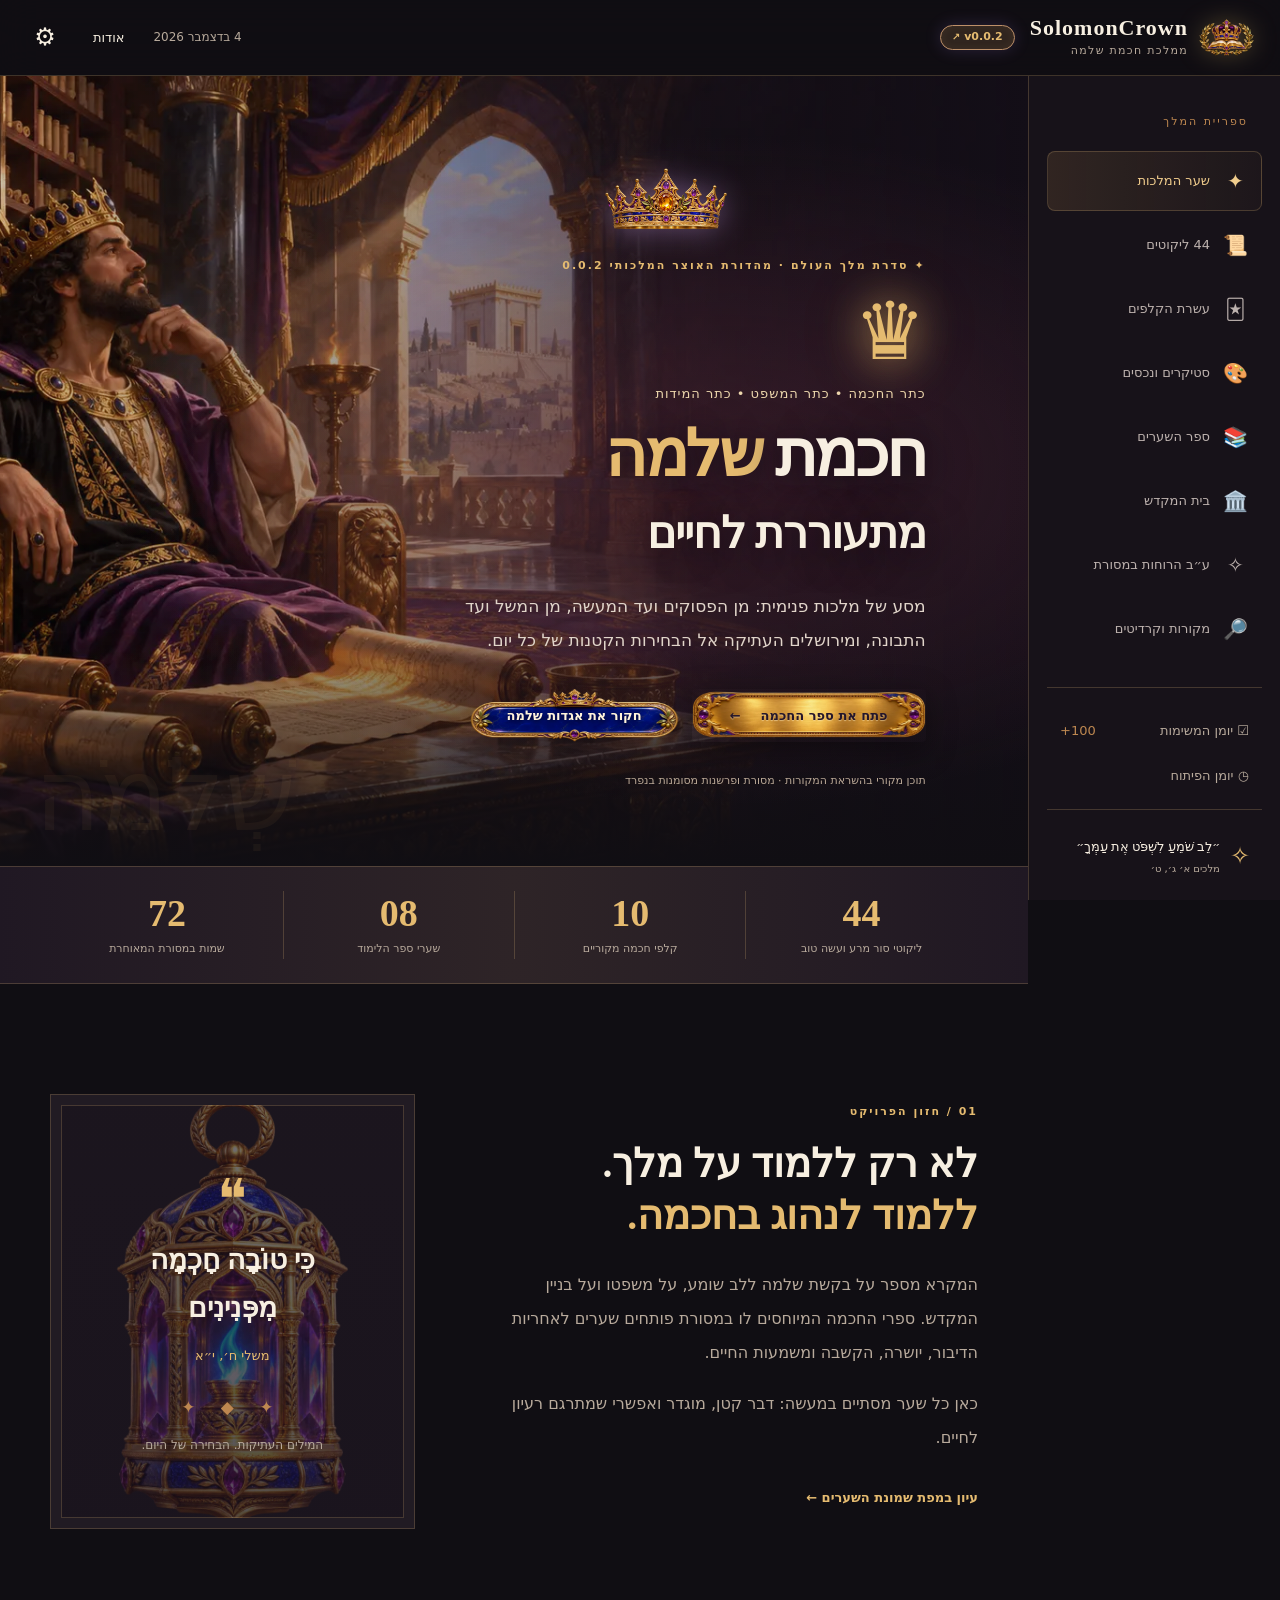
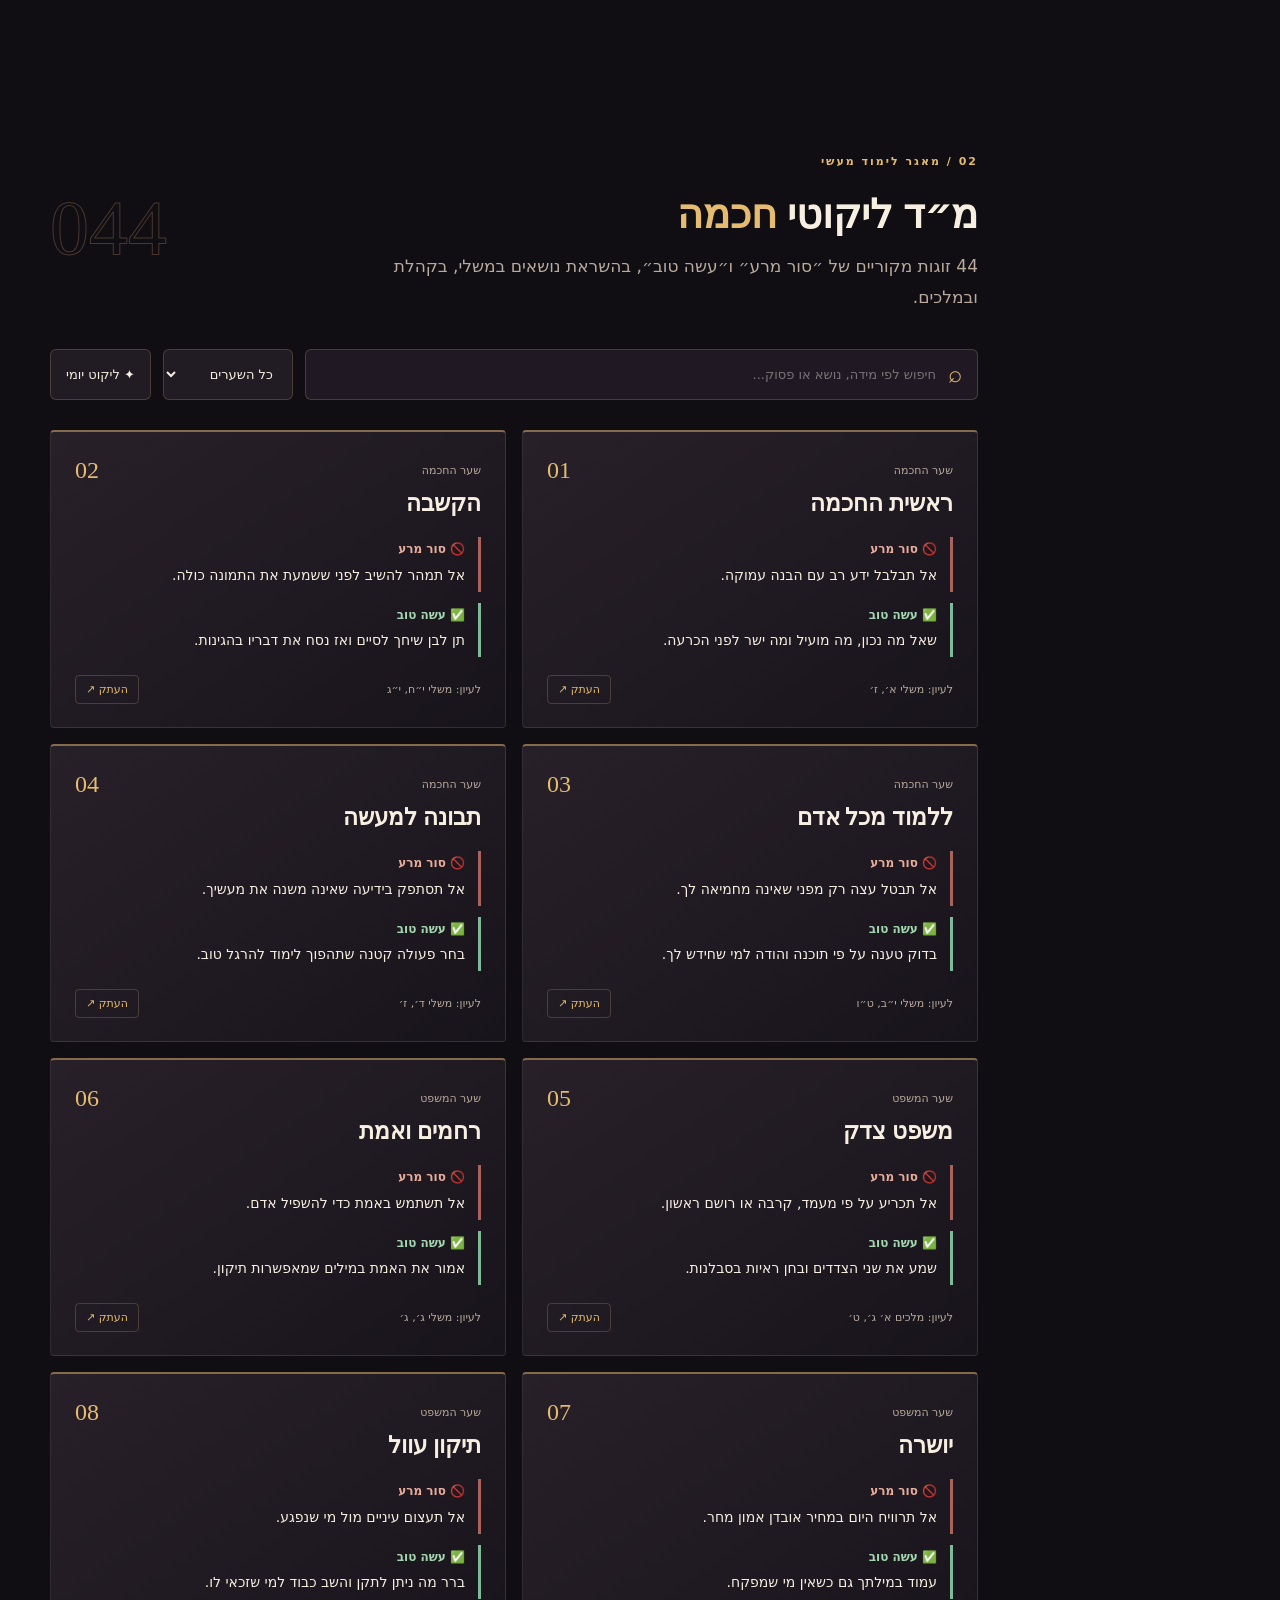
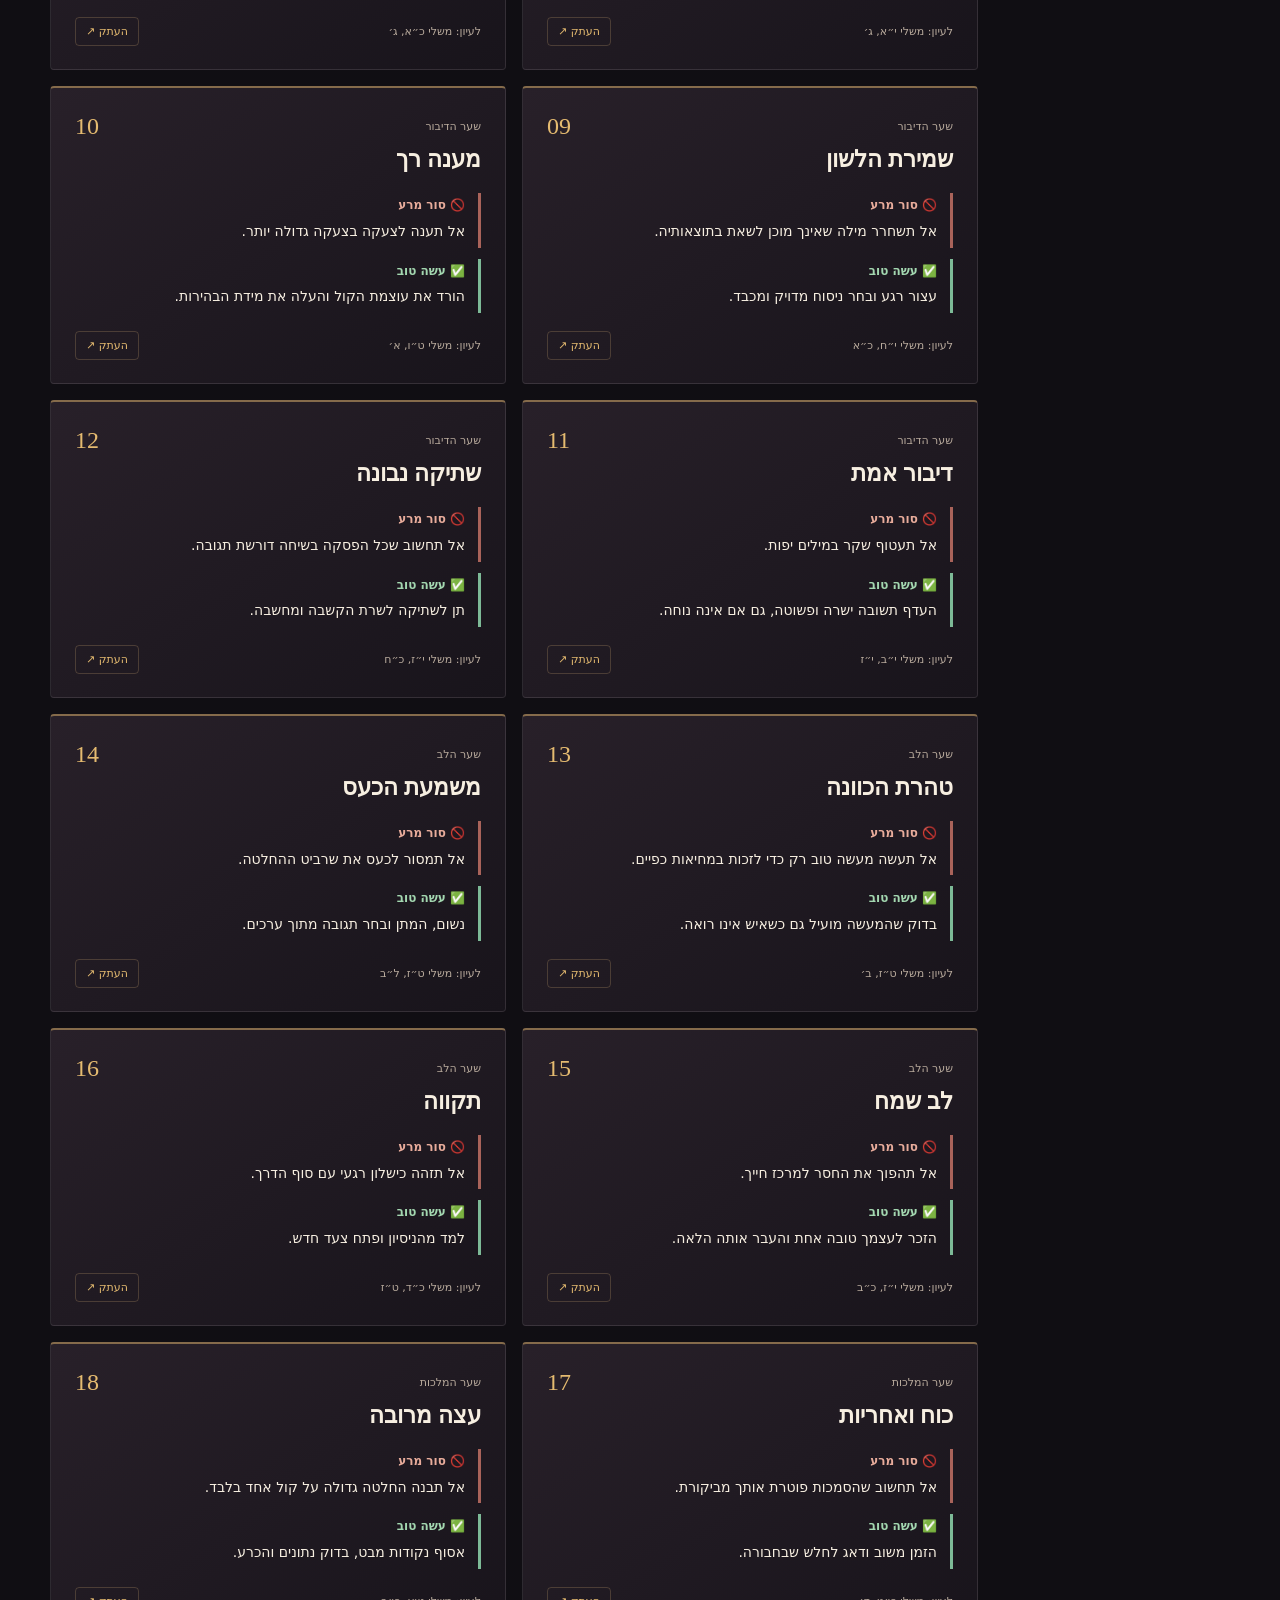
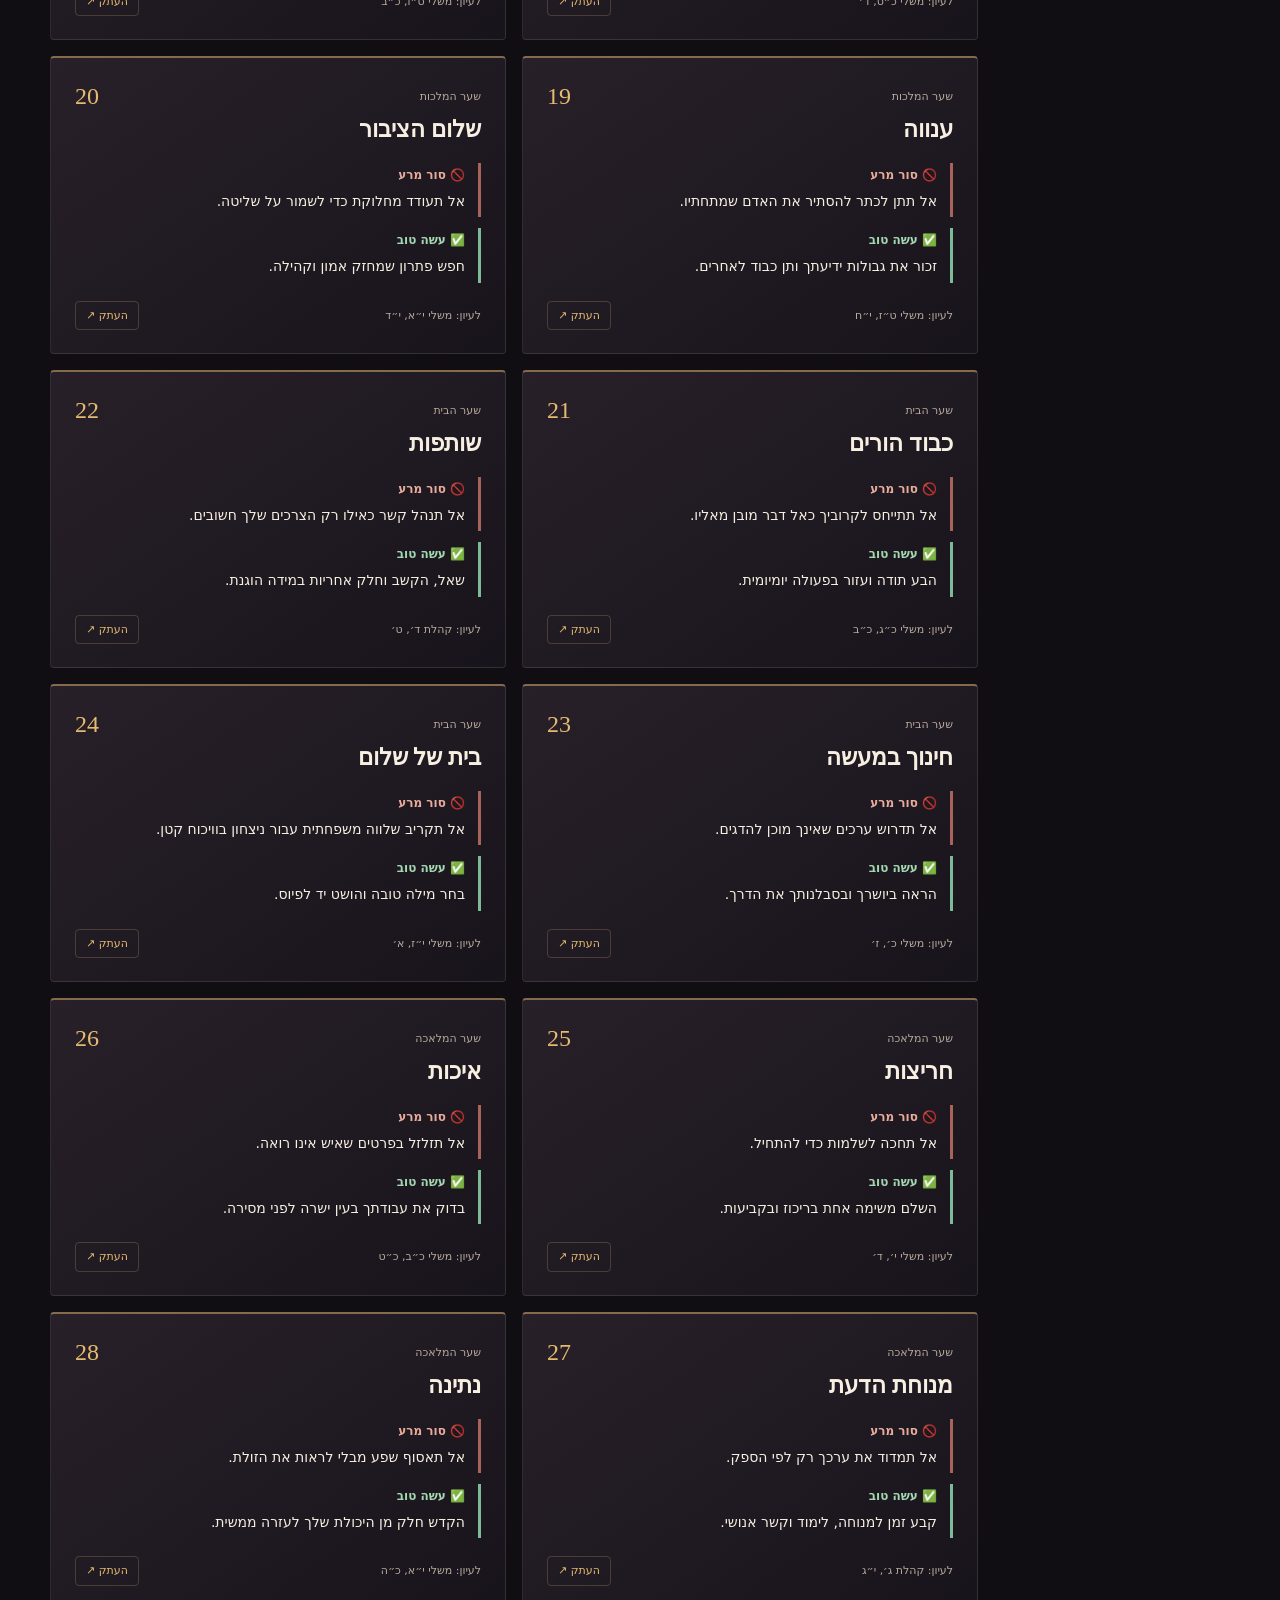
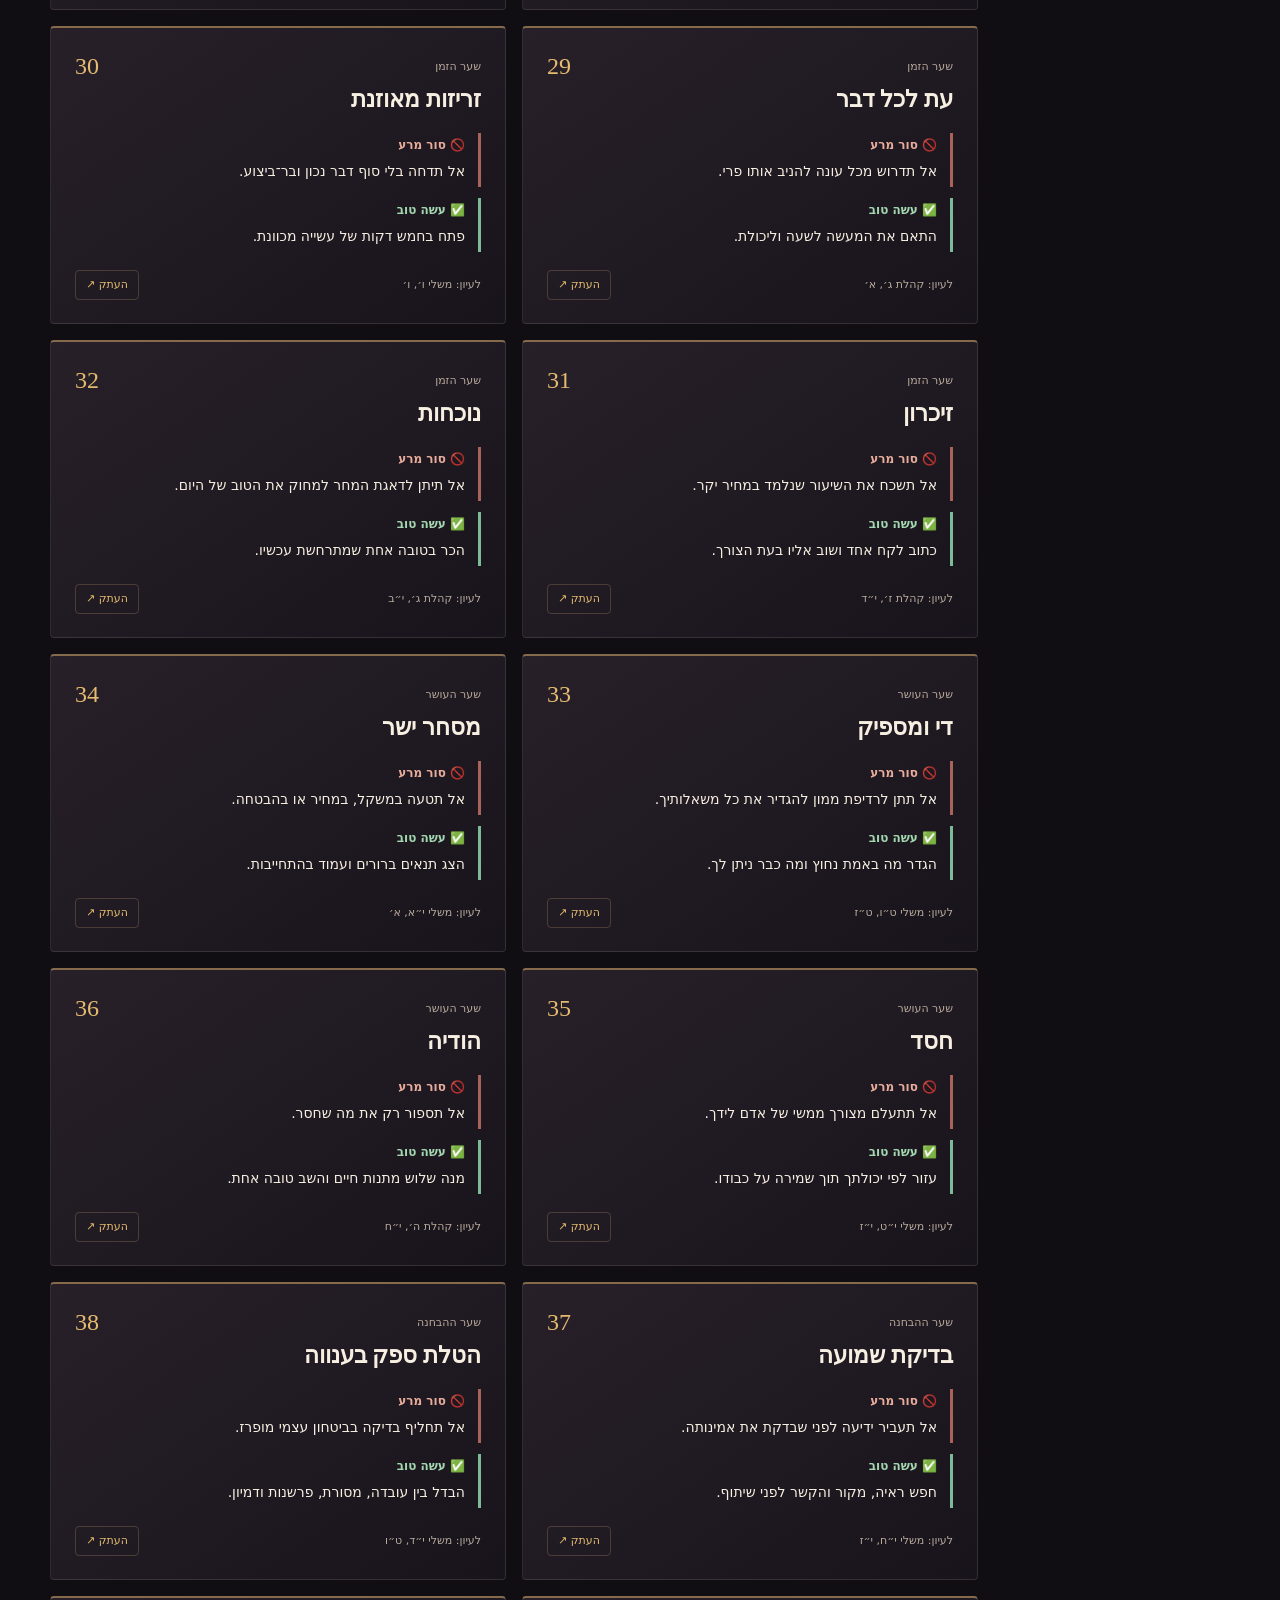
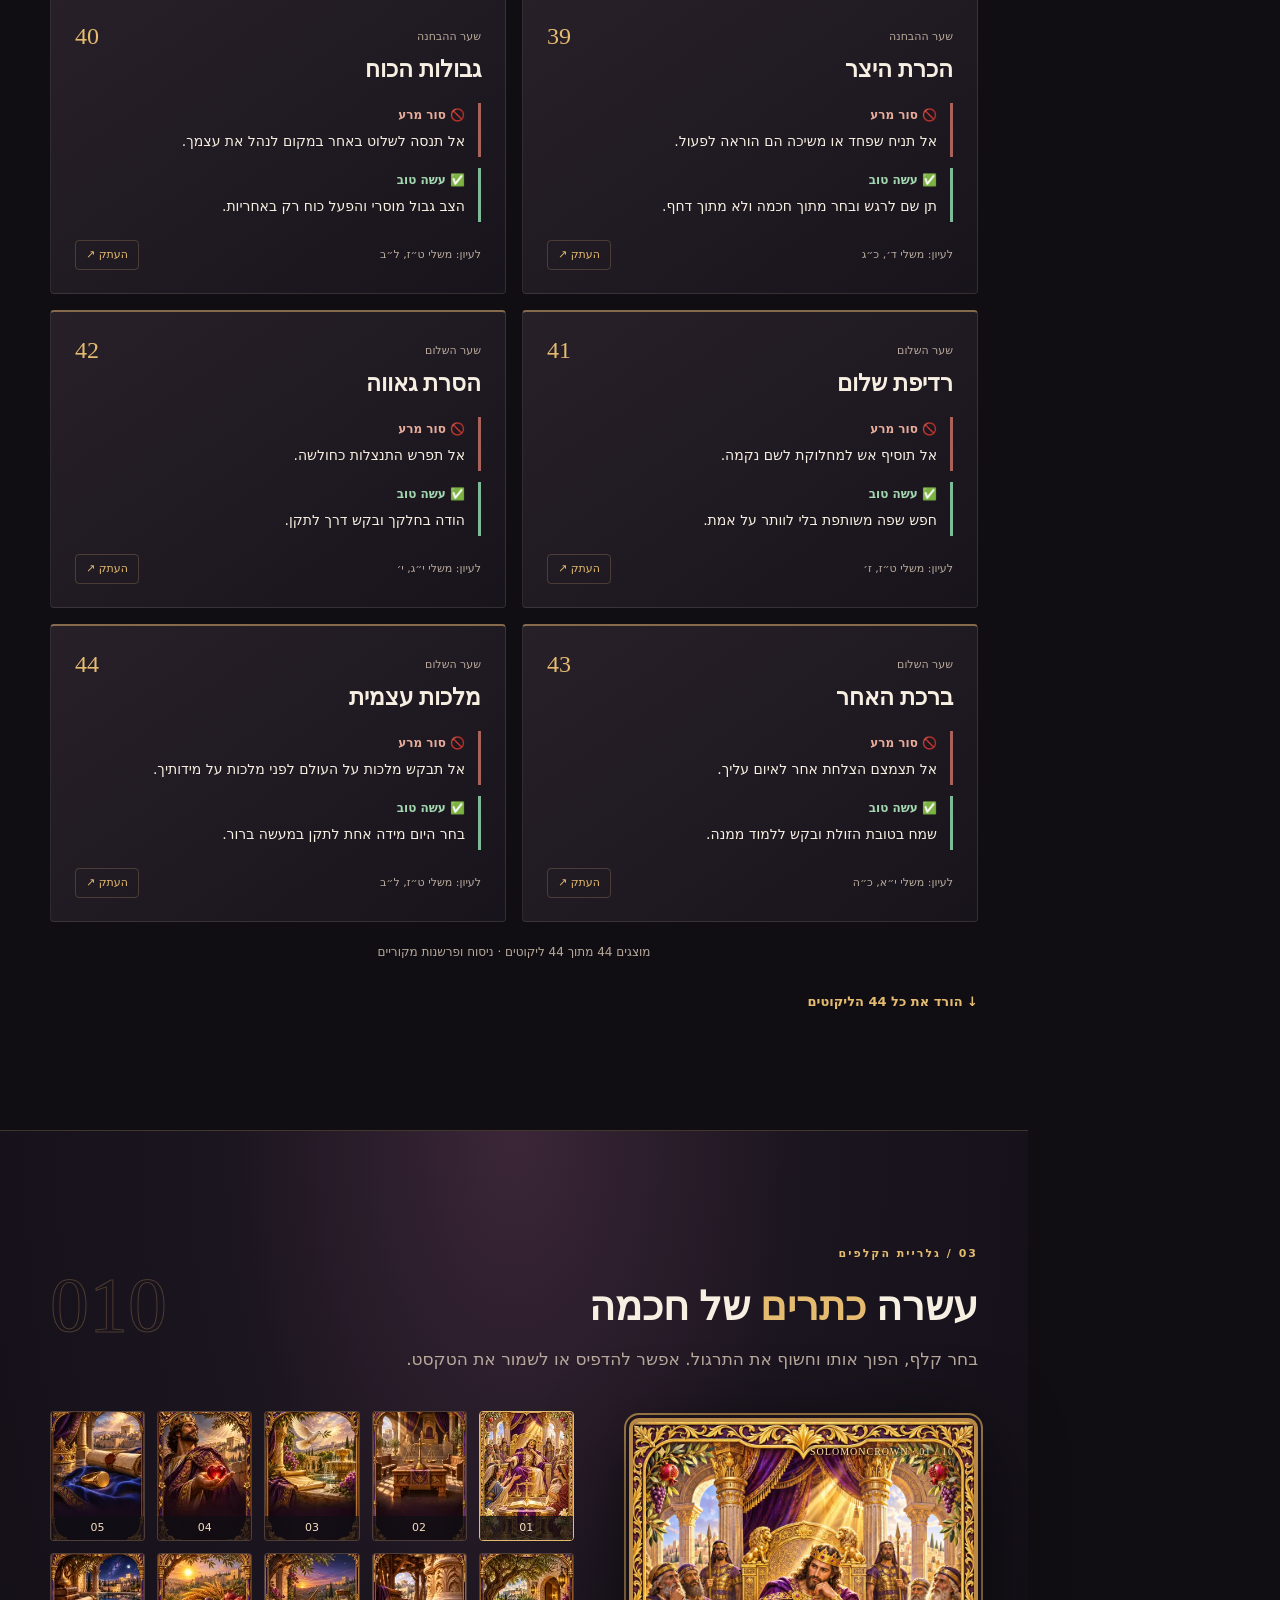
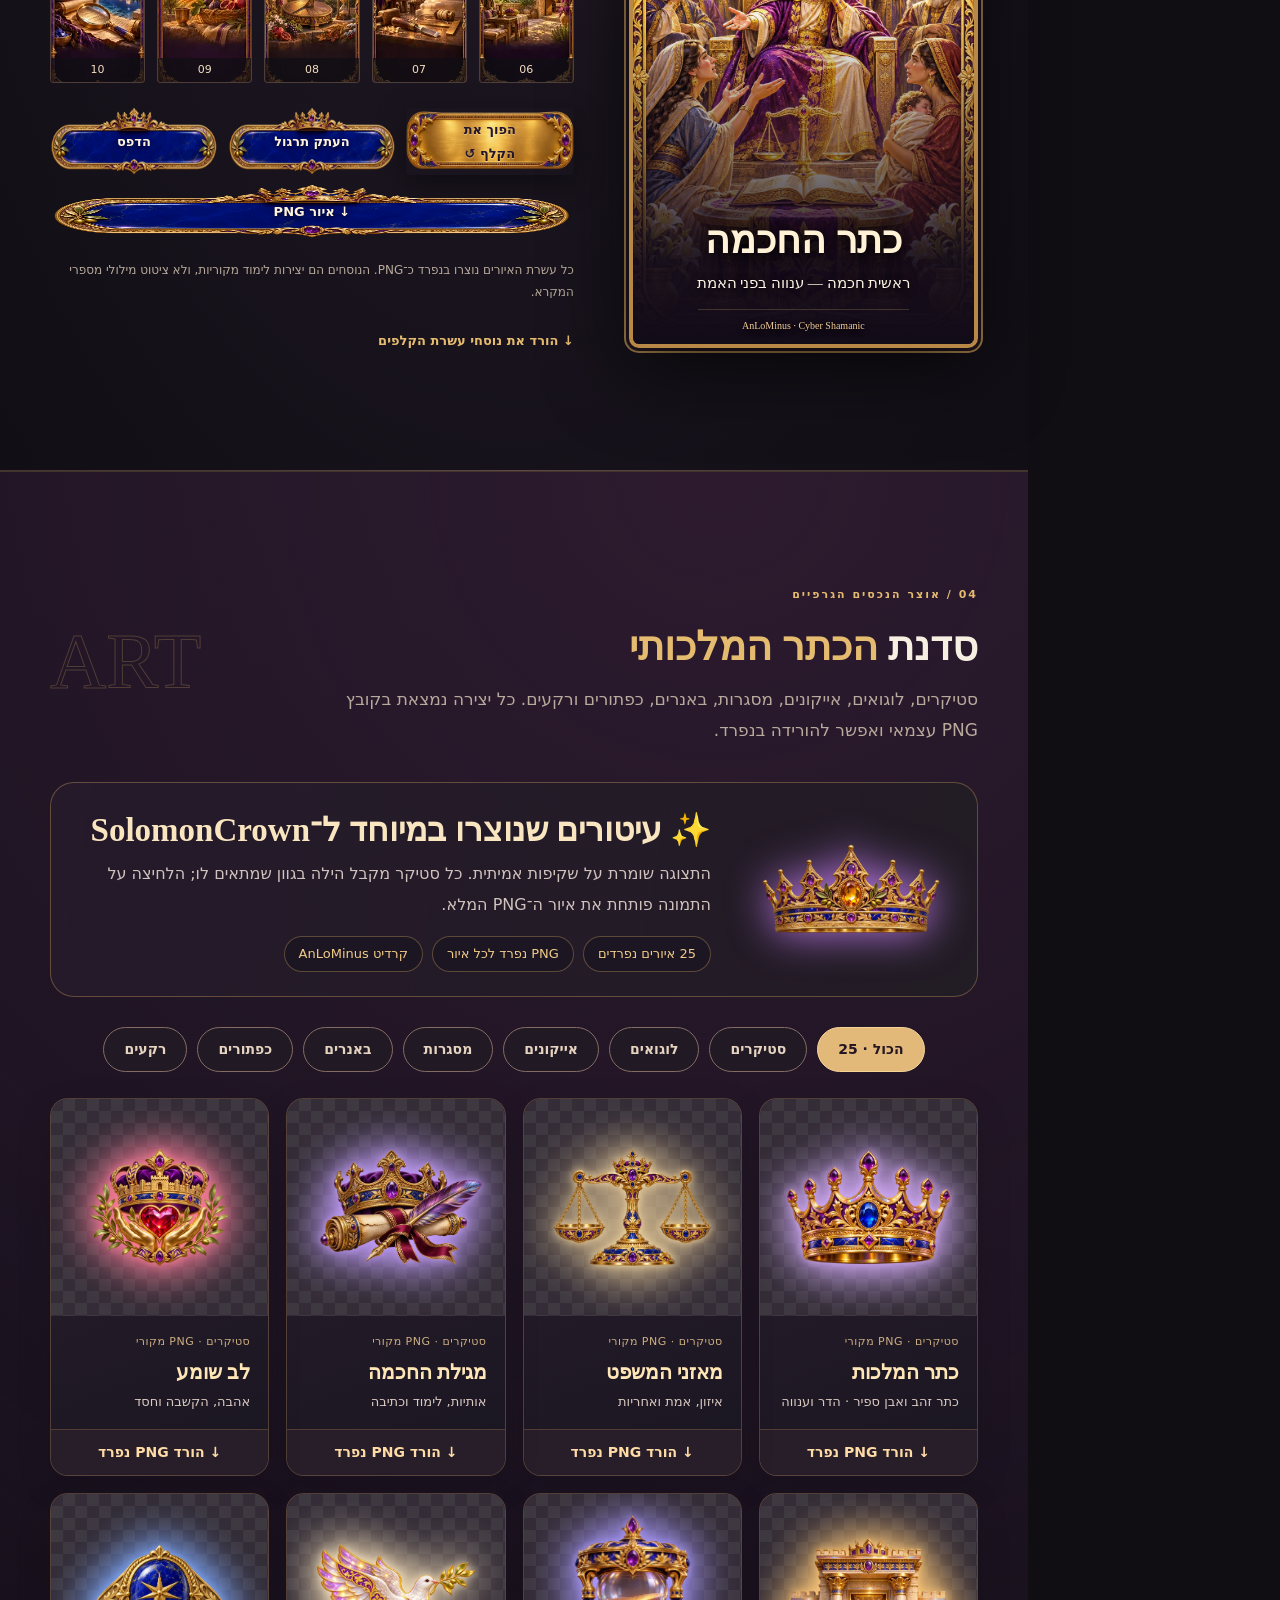
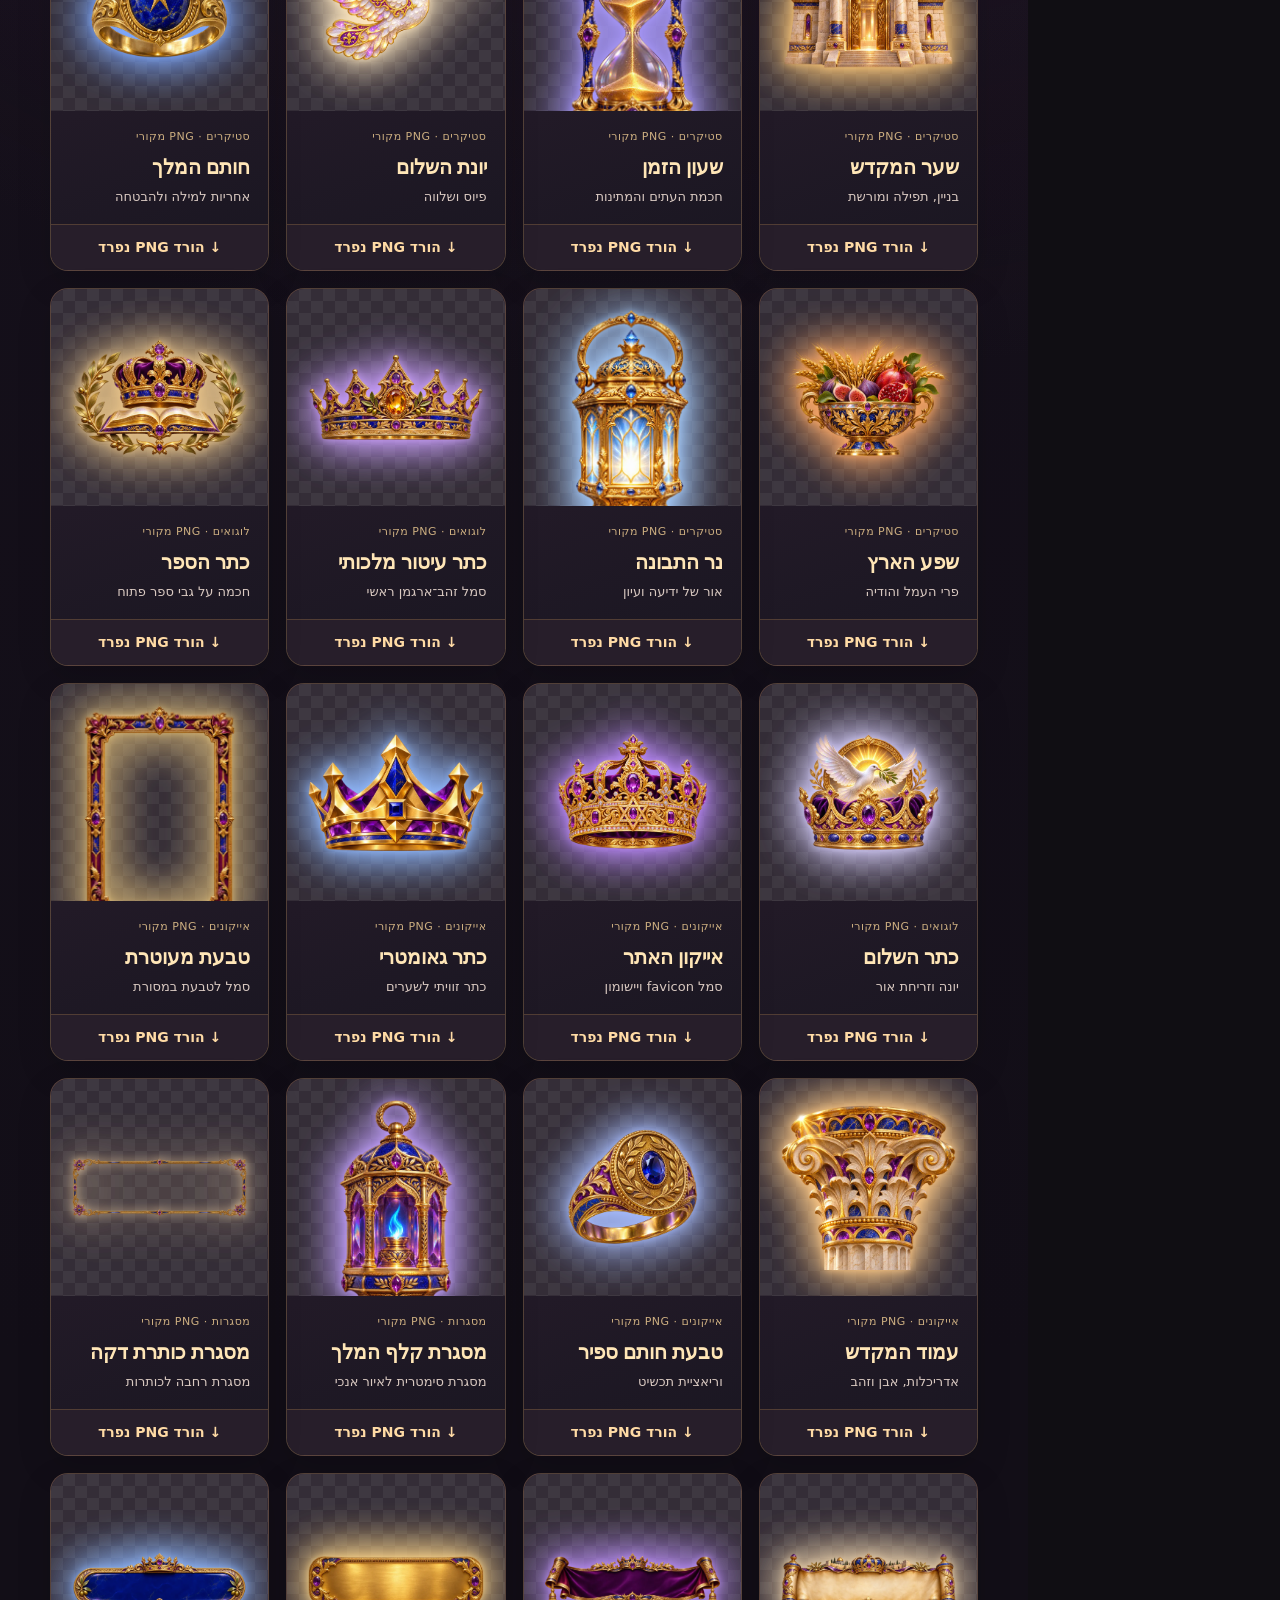
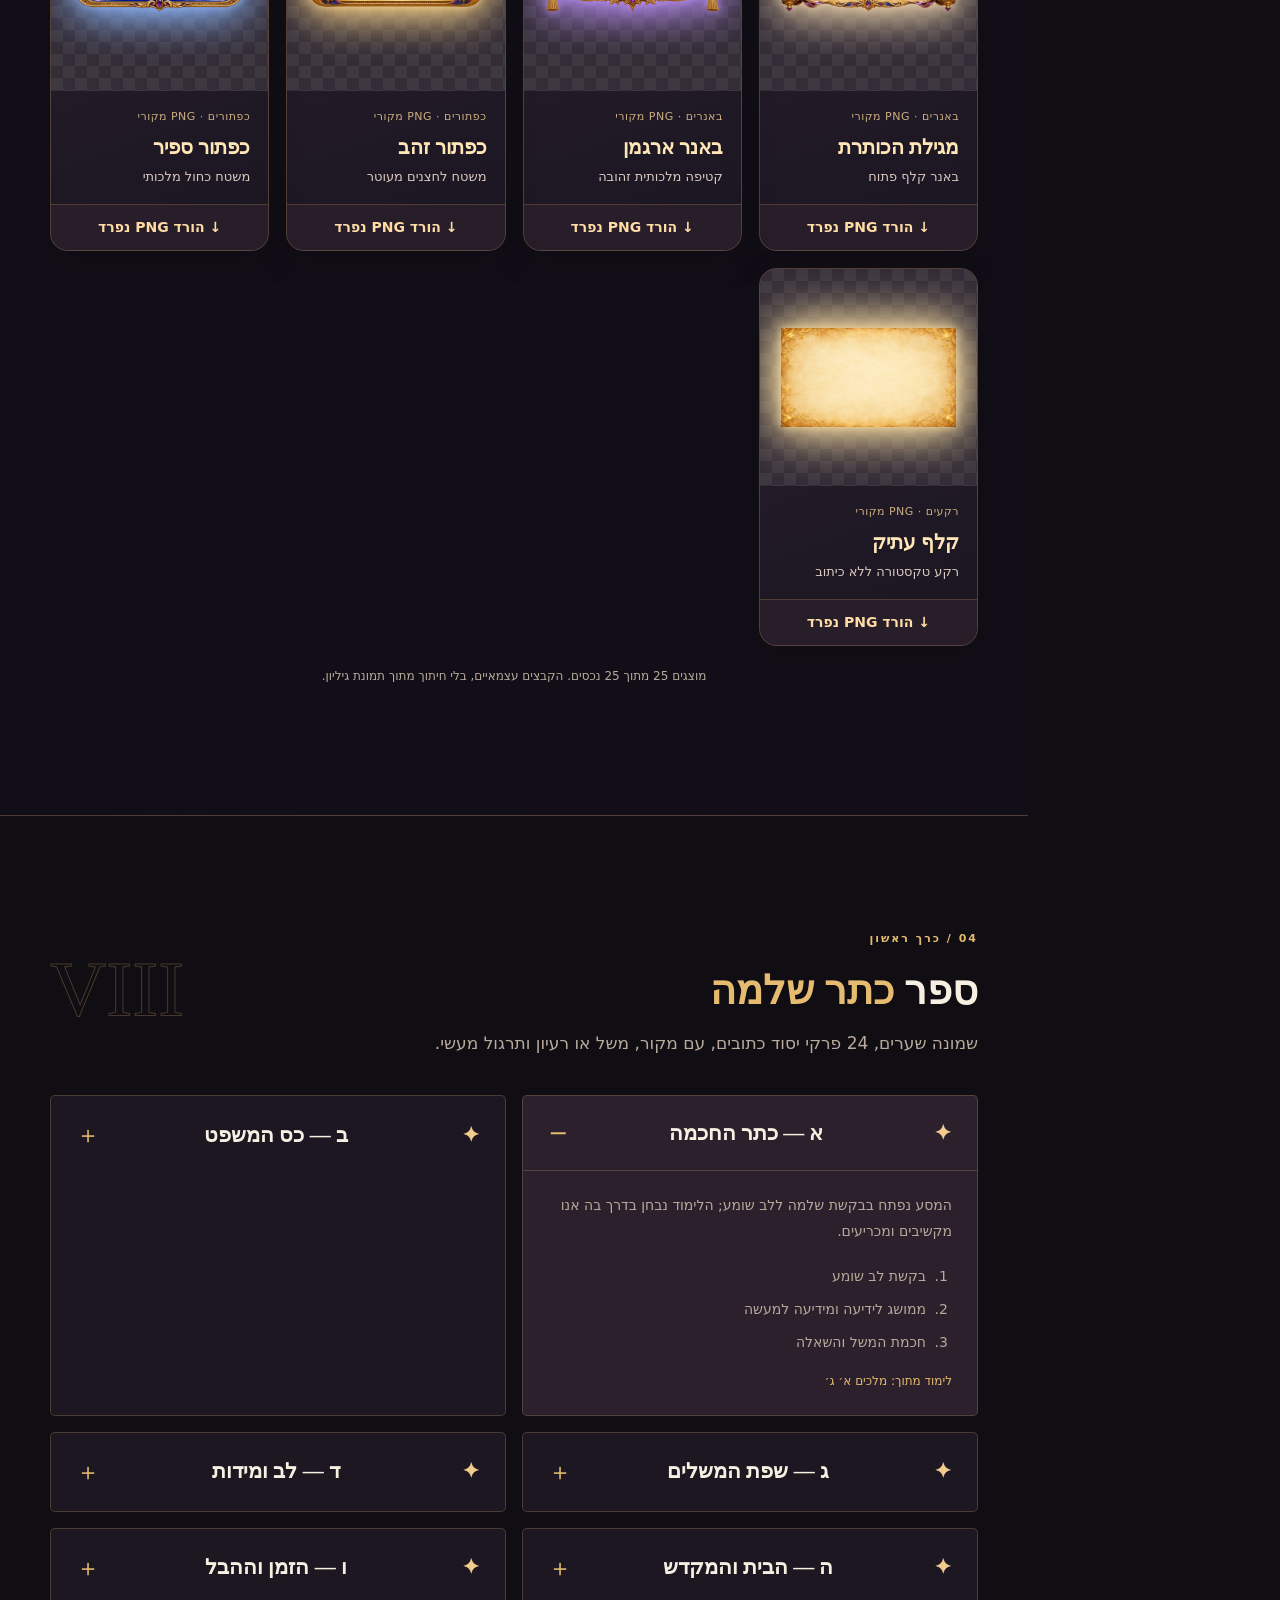
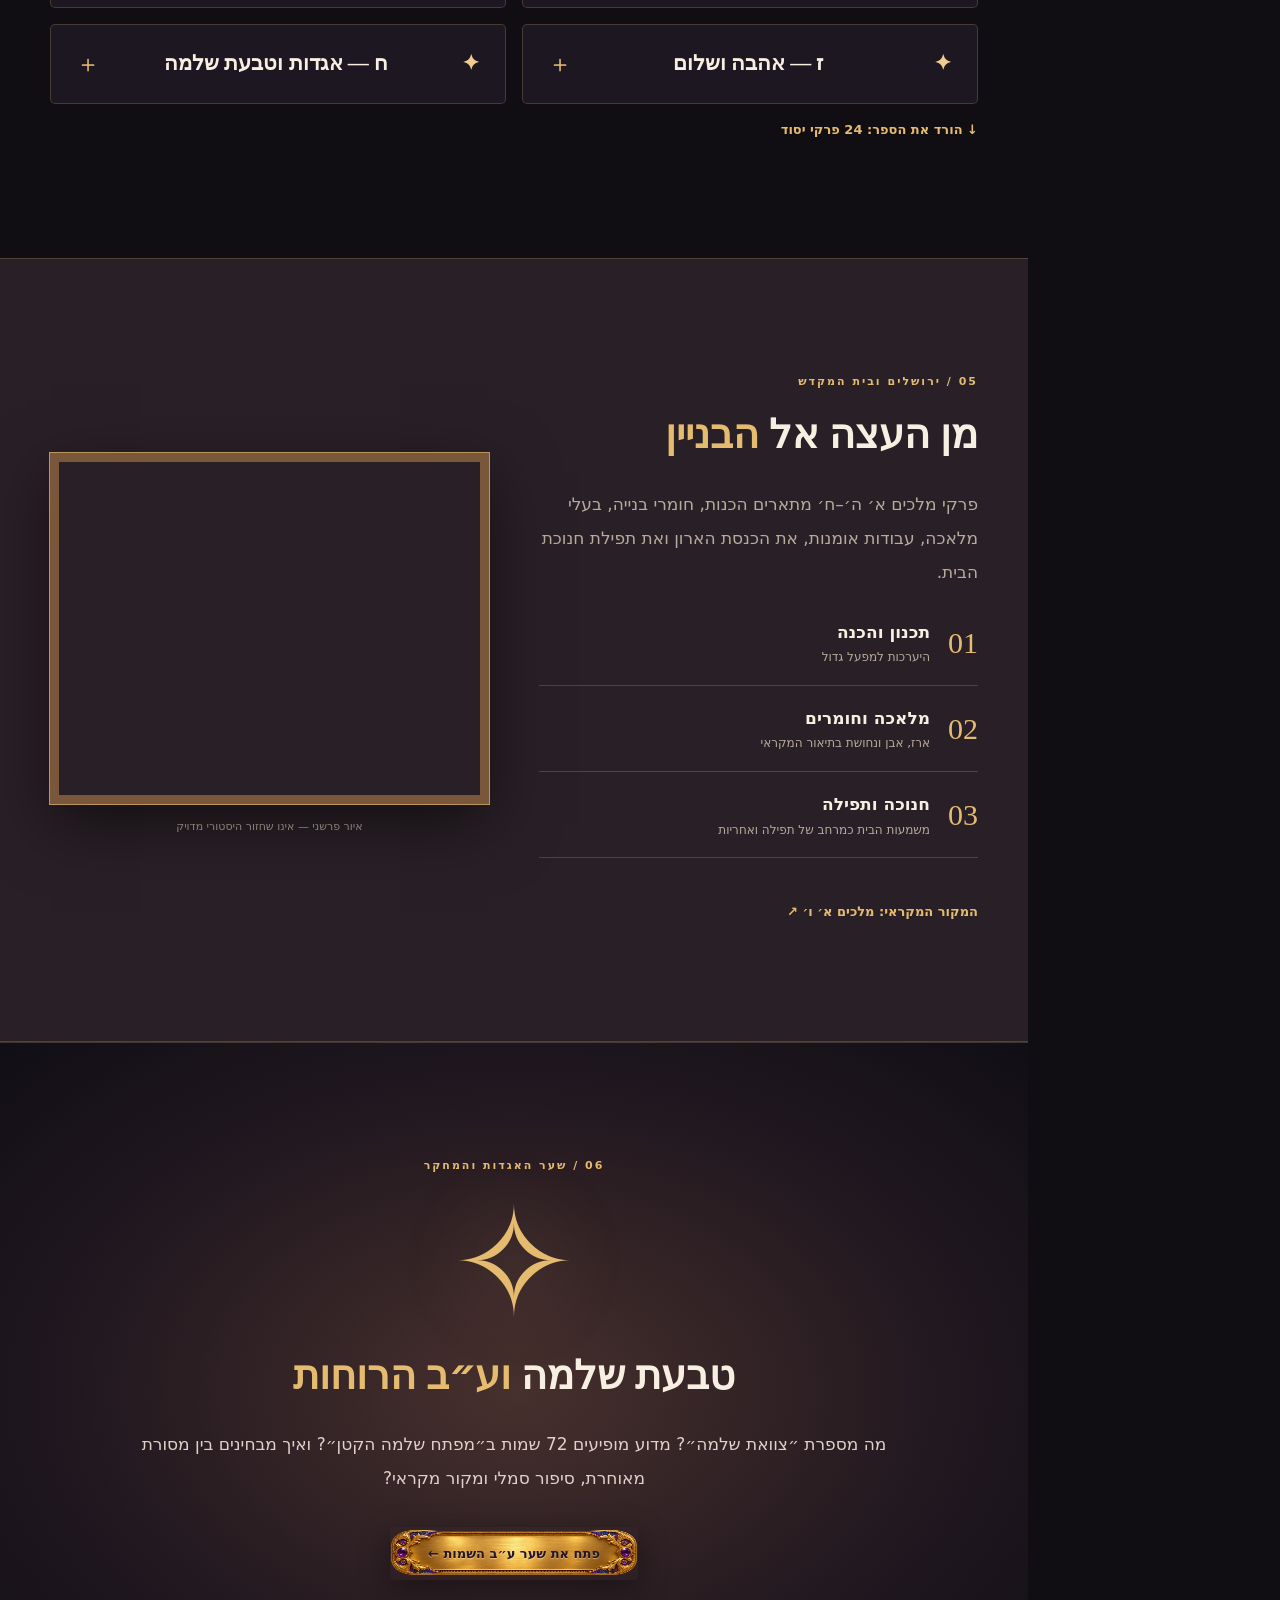
<file: index.html>
<!doctype html>
<html lang="he" dir="rtl">
<head>
  <meta charset="utf-8"><meta name="viewport" content="width=device-width,initial-scale=1">
  <meta name="theme-color" content="#100e13">
  <meta name="description" content="SolomonCrown — מסע אינטראקטיבי בחכמת שלמה המלך: 44 ליקוטים, קלפי חכמה, ספר שערים, המקדש ומסורות ע״ב הרוחות.">
  <title>SolomonCrown | כתר חכמת שלמה</title>
  <link rel="icon" href="assets/v002/icon-royal.png" type="image/png">
  <link rel="stylesheet" href="styles.css"><link rel="stylesheet" href="v002.css">
  <script src="data.js" defer></script><script src="assets-v002.js" defer></script><script src="main.js" defer></script><script src="gallery-v002.js" defer></script>
</head>
<body>
  <a class="skip" href="#main">דלג לתוכן</a>
  <div class="site-shell">
    <header class="topbar">
      <div class="brand-lockup">
        <button id="menu-toggle" class="icon-button" aria-label="פתח תפריט" aria-expanded="false" aria-controls="sidebar">☰</button>
        <a class="brand" href="index.html#home"><img class="brand-logo" src="assets/v002/logo-scroll.png" alt="סמל כתר וספר חכמה"><span><strong>SolomonCrown</strong><small>ממלכת חכמת שלמה</small></span></a>
        <button class="version-pill" id="version-trigger" title="יומן גרסאות">v0.0.2 <span>↗</span></button>
      </div>
      <div class="top-actions"><span class="date-badge" id="date-badge">כ״ו בחשוון תשפ״ז</span><button class="top-text-button" id="about-trigger">אודות</button><button class="icon-button" id="accessibility-toggle" aria-label="הצג הגדרות נגישות" aria-controls="accessibility-panel" aria-expanded="false">⚙</button></div>
    </header>
    <aside class="sidebar" id="sidebar" aria-label="תפריט ראשי">
      <div class="sidebar-overline">ספריית המלך</div>
      <nav class="side-nav" aria-label="ניווט בפרויקט">
        <a href="#home" class="active" data-nav="home"><span>✦</span> שער המלכות</a>
        <a href="#wisdom" data-nav="wisdom"><span>📜</span> 44 ליקוטים</a>
        <a href="#cards" data-nav="cards"><span>🃏</span> עשרת הקלפים</a>
        <a href="#stickers" data-nav="stickers"><span>🎨</span> סטיקרים ונכסים</a>
        <a href="#book" data-nav="book"><span>📚</span> ספר השערים</a>
        <a href="#temple" data-nav="temple"><span>🏛️</span> בית המקדש</a>
        <a href="spirits.html"><span>✧</span> ע״ב הרוחות במסורת</a>
        <a href="#sources" data-nav="sources"><span>🔎</span> מקורות וקרדיטים</a>
      </nav>
      <div class="nav-utility"><button id="todo-trigger">☑ יומן המשימות <span class="muted">100+</span></button><button id="changelog-trigger">◷ יומן הפיתוח</button></div>
      <div class="sidebar-bottom"><span class="sun-dot">✧</span><p>״לֵב שֹׁמֵעַ לִשְׁפֹּט אֶת עַמְּךָ״<small>מלכים א׳ ג׳, ט׳</small></p></div>
    </aside>
    <main id="main">
      <section id="home" class="hero-section">
        <div class="hero-backdrop"></div><div class="hero-shine"></div>
        <div class="hero-content">
          <div class="eyebrow">✦ סדרת מלך העולם · מהדורת האוצר המלכותי 0.0.2</div>
          <div class="hero-crest">♛</div>
          <p class="hero-kicker">כתר החכמה • כתר המשפט • כתר המידות</p>
          <h1>חכמת <em>שלמה</em><br><span>מתעוררת לחיים</span></h1>
          <p class="hero-intro">מסע של מלכות פנימית: מן הפסוקים ועד המעשה, מן המשל ועד התבונה, ומירושלים העתיקה אל הבחירות הקטנות של כל יום.</p>
          <div class="hero-cta"><a href="#wisdom" class="btn btn-gold">פתח את ספר החכמה <span>←</span></a><a href="spirits.html" class="btn btn-outline">חקור את אגדות שלמה</a></div>
          <div class="hero-footnote">תוכן מקורי בהשראת המקורות · מסורת ופרשנות מסומנות בנפרד</div>
        </div>
        <div class="hero-numeral" aria-hidden="true">שְׁלֹמֹה</div>
      </section>
      <section class="stat-ribbon" aria-label="מספרי הפרויקט"><div><b>44</b><span>ליקוטי סור מרע ועשה טוב</span></div><div><b>10</b><span>קלפי חכמה מקוריים</span></div><div><b>08</b><span>שערי ספר הלימוד</span></div><div><b>72</b><span>שמות במסורת המאוחרת</span></div></section>
      <section class="intro-grid section-wrap reveal"><div class="intro-story"><span class="section-overline">01 / חזון הפרויקט</span><h2>לא רק ללמוד על מלך.<br><em>ללמוד לנהוג בחכמה.</em></h2><p>המקרא מספר על בקשת שלמה ללב שומע, על משפטו ועל בניין המקדש. ספרי החכמה המיוחסים לו במסורת פותחים שערים לאחריות הדיבור, יושרה, הקשבה ומשמעות החיים.</p><p>כאן כל שער מסתיים במעשה: דבר קטן, מוגדר ואפשרי שמתרגם רעיון לחיים.</p><a href="#book" class="text-link">עיון במפת שמונת השערים ←</a></div><div class="quotation-panel"><span>❝</span><blockquote>כִּי טוֹבָה חָכְמָה<br>מִפְּנִינִים</blockquote><p>משלי ח׳, י״א</p><div class="divider-ornament">✦ ◆ ✦</div><small>המילים העתיקות. הבחירה של היום.</small></div></section>
      <section id="wisdom" class="section-wrap section-space reveal">
        <div class="section-heading"><div><span class="section-overline">02 / מאגר לימוד מעשי</span><h2>מ״ד ליקוטי <em>חכמה</em></h2><p>44 זוגות מקוריים של ״סור מרע״ ו״עשה טוב״, בהשראת נושאים במשלי, בקהלת ובמלכים.</p></div><span class="section-index">044</span></div>
        <div class="filter-toolbar"><label class="search-field"><span>⌕</span><input id="wisdom-search" type="search" placeholder="חיפוש לפי מידה, נושא או פסוק..." aria-label="חיפוש ליקוטים"></label><select id="gate-filter" aria-label="סינון לפי שער"><option value="">כל השערים</option></select><button class="small-btn" id="random-wisdom">✦ ליקוט יומי</button></div>
        <div id="wisdom-grid" class="wisdom-grid"></div><p id="wisdom-count" class="results-note" aria-live="polite"></p><a href="LIKUTIM_44_HE.md" download class="text-link">↓ הורד את כל 44 הליקוטים</a>
      </section>
      <section id="cards" class="cards-section section-space reveal"><div class="section-wrap"><div class="section-heading"><div><span class="section-overline">03 / גלריית הקלפים</span><h2>עשרה <em>כתרים</em> של חכמה</h2><p>בחר קלף, הפוך אותו וחשוף את התרגול. אפשר להדפיס או לשמור את הטקסט.</p></div><span class="section-index">010</span></div><div class="cards-layout"><div class="card-stage" id="card-stage" aria-live="polite"></div><div class="card-selection"><div id="card-thumbs" class="card-thumbs"></div><div class="card-actions"><button class="btn btn-gold" id="flip-card">הפוך את הקלף ↺</button><button class="btn btn-outline" id="copy-card">העתק תרגול</button><button class="btn btn-outline" id="print-card">הדפס</button><a class="btn btn-outline" id="download-card" href="assets/card01.png" download>↓ איור PNG</a></div><p class="fine-note">כל עשרת האיורים נוצרו בנפרד כ־PNG. הנוסחים הם יצירות לימוד מקוריות, ולא ציטוט מילולי מספרי המקרא.</p><a href="CARDS_10_HE.md" download class="text-link">↓ הורד את נוסחי עשרת הקלפים</a></div></div></div></section>
      <section id="stickers" class="asset-section section-space reveal"><div class="section-wrap"><div class="section-heading"><div><span class="section-overline">04 / אוצר הנכסים הגרפיים</span><h2>סדנת <em>הכתר המלכותי</em></h2><p>סטיקרים, לוגואים, אייקונים, מסגרות, באנרים, כפתורים ורקעים. כל יצירה נמצאת בקובץ PNG עצמאי ואפשר להורידה בנפרד.</p></div><span class="section-index">ART</span></div><div class="asset-intro"><img src="assets/v002/logo-royal.webp" alt="כתר שלמה בצבעי זהב וספיר"><div><h3>✨ עיטורים שנוצרו במיוחד ל־SolomonCrown</h3><p>התצוגה שומרת על שקיפות אמיתית. כל סטיקר מקבל הילה בגוון שמתאים לו; הלחיצה על התמונה פותחת את איור ה־PNG המלא.</p><div class="asset-stat"><span id="asset-total">25 נכסים</span><span>PNG נפרד לכל איור</span><span>קרדיט AnLoMinus</span></div></div></div><div id="asset-filters" class="asset-filters" role="group" aria-label="סוגי נכסים"></div><div id="asset-gallery" class="asset-gallery"></div><p id="asset-count" class="results-note" aria-live="polite"></p></div></section>
      <section id="book" class="section-wrap section-space reveal"><div class="section-heading"><div><span class="section-overline">04 / כרך ראשון</span><h2>ספר <em>כתר שלמה</em></h2><p>שמונה שערים, 24 פרקי יסוד כתובים, עם מקור, משל או רעיון ותרגול מעשי.</p></div><span class="section-index">VIII</span></div><div id="chapter-list" class="chapter-list"></div><a href="BOOK_V1_HE.md" download class="text-link">↓ הורד את הספר: 24 פרקי יסוד</a></section>
      <section id="temple" class="temple-section section-space reveal"><div class="section-wrap temple-grid"><div><span class="section-overline">05 / ירושלים ובית המקדש</span><h2>מן העצה אל <em>הבניין</em></h2><p>פרקי מלכים א׳ ה׳–ח׳ מתארים הכנות, חומרי בנייה, בעלי מלאכה, עבודות אומנות, את הכנסת הארון ואת תפילת חנוכת הבית.</p><div class="temple-steps"><div><b>01</b><span><strong>תכנון והכנה</strong><small>היערכות למפעל גדול</small></span></div><div><b>02</b><span><strong>מלאכה וחומרים</strong><small>ארז, אבן ונחושת בתיאור המקראי</small></span></div><div><b>03</b><span><strong>חנוכה ותפילה</strong><small>משמעות הבית כמרחב של תפילה ואחריות</small></span></div></div><a class="text-link" href="https://www.sefaria.org/I_Kings.6?lang=he" target="_blank" rel="noopener noreferrer">המקור המקראי: מלכים א׳ ו׳ ↗</a></div><figure class="temple-art"><img src="assets/temple.webp" alt="הדמיה אמנותית של בית המקדש הראשון בירושלים, לצורכי המחשה ולא כשחזור ארכאולוגי" loading="lazy"><figcaption>איור פרשני — אינו שחזור היסטורי מדויק</figcaption></figure></div></section>
      <section class="legend-section section-space reveal"><div class="section-wrap legend-inner"><span class="section-overline">06 / שער האגדות והמחקר</span><div class="legend-symbol">✧</div><h2>טבעת שלמה <em>וע״ב הרוחות</em></h2><p>מה מספרת ״צוואת שלמה״? מדוע מופיעים 72 שמות ב״מפתח שלמה הקטן״? ואיך מבחינים בין מסורת מאוחרת, סיפור סמלי ומקור מקראי?</p><a href="spirits.html" class="btn btn-gold">פתח את שער ע״ב השמות ←</a><small>המחקר מוצג כהיסטוריה של כתבים ורעיונות; תרגול המידות כאן הוא פרשנות מוסרית מקורית.</small></div></section>
      <section id="sources" class="section-wrap section-space source-section"><div class="section-heading"><div><span class="section-overline">07 / אחריות למקורות</span><h2>המקורות <em>והקרדיטים</em></h2></div></div><div class="source-grid"><article><h3>📖 המקרא</h3><p>מלכים א׳ ג׳–ח׳; משלי; קהלת; שיר השירים. ייחוס ספרי החכמה לשלמה מוצג כמסורת.</p><a href="https://www.sefaria.org/I_Kings.3?lang=he" target="_blank" rel="noopener noreferrer">עיון בטקסט המקראי ↗</a></article><article><h3>📜 מסורות מאוחרות</h3><p>״צוואת שלמה״; *Lemegeton / Ars Goetia*. אלו אינם פרקי תנ״ך, ויש הבדלים בין רשימותיהם וגרסאותיהם.</p><a href="spirits.html#references">מקורות השער המיוחד ←</a></article><article><h3>✒️ יצירה מקורית</h3><p>ניסוח הליקוטים, הקלפים, השאלות והמעשים היומיים נערך לפרויקט הזה. אין לייחס אותם במרכאות לשלמה.</p><button id="credits-trigger" class="link-button">כל הקרדיטים ←</button></article></div></section>
      <footer class="footer"><span class="footer-mark">♛</span><strong>SolomonCrown</strong><span>מלכות מתחילה בלב שומע.</span><small>© 2026 לאון יעקובוב (AnLoMinus) · Cyber Shamanic</small><small>ו׳ בנובמבר 2026 · כ״ו בחשוון ה׳תשפ״ז · v0.0.2</small></footer>
    </main>
  </div>
  <div id="mobile-overlay" class="mobile-overlay" hidden></div>
  <aside class="accessibility-panel" id="accessibility-panel" hidden><h3>♿ התאמות תצוגה</h3><label>גודל הטקסט <div class="a11y-buttons"><button id="font-minus">א−</button><button id="font-reset">רגיל</button><button id="font-plus">א+</button></div></label><label class="toggle-label"><input type="checkbox" id="contrast-toggle"> ניגודיות מוגברת</label><label class="toggle-label"><input type="checkbox" id="motion-toggle"> צמצום תנועה</label><p>העדפות התצוגה נשמרות בדפדפן שלך בלבד.</p></aside>
  <dialog id="info-dialog" class="info-dialog"><button class="dialog-close" id="dialog-close" aria-label="סגור חלון">✕</button><div id="dialog-body"></div></dialog>
  <div id="toast" class="toast" role="status" aria-live="polite"></div>
</body>
</html>
</file>
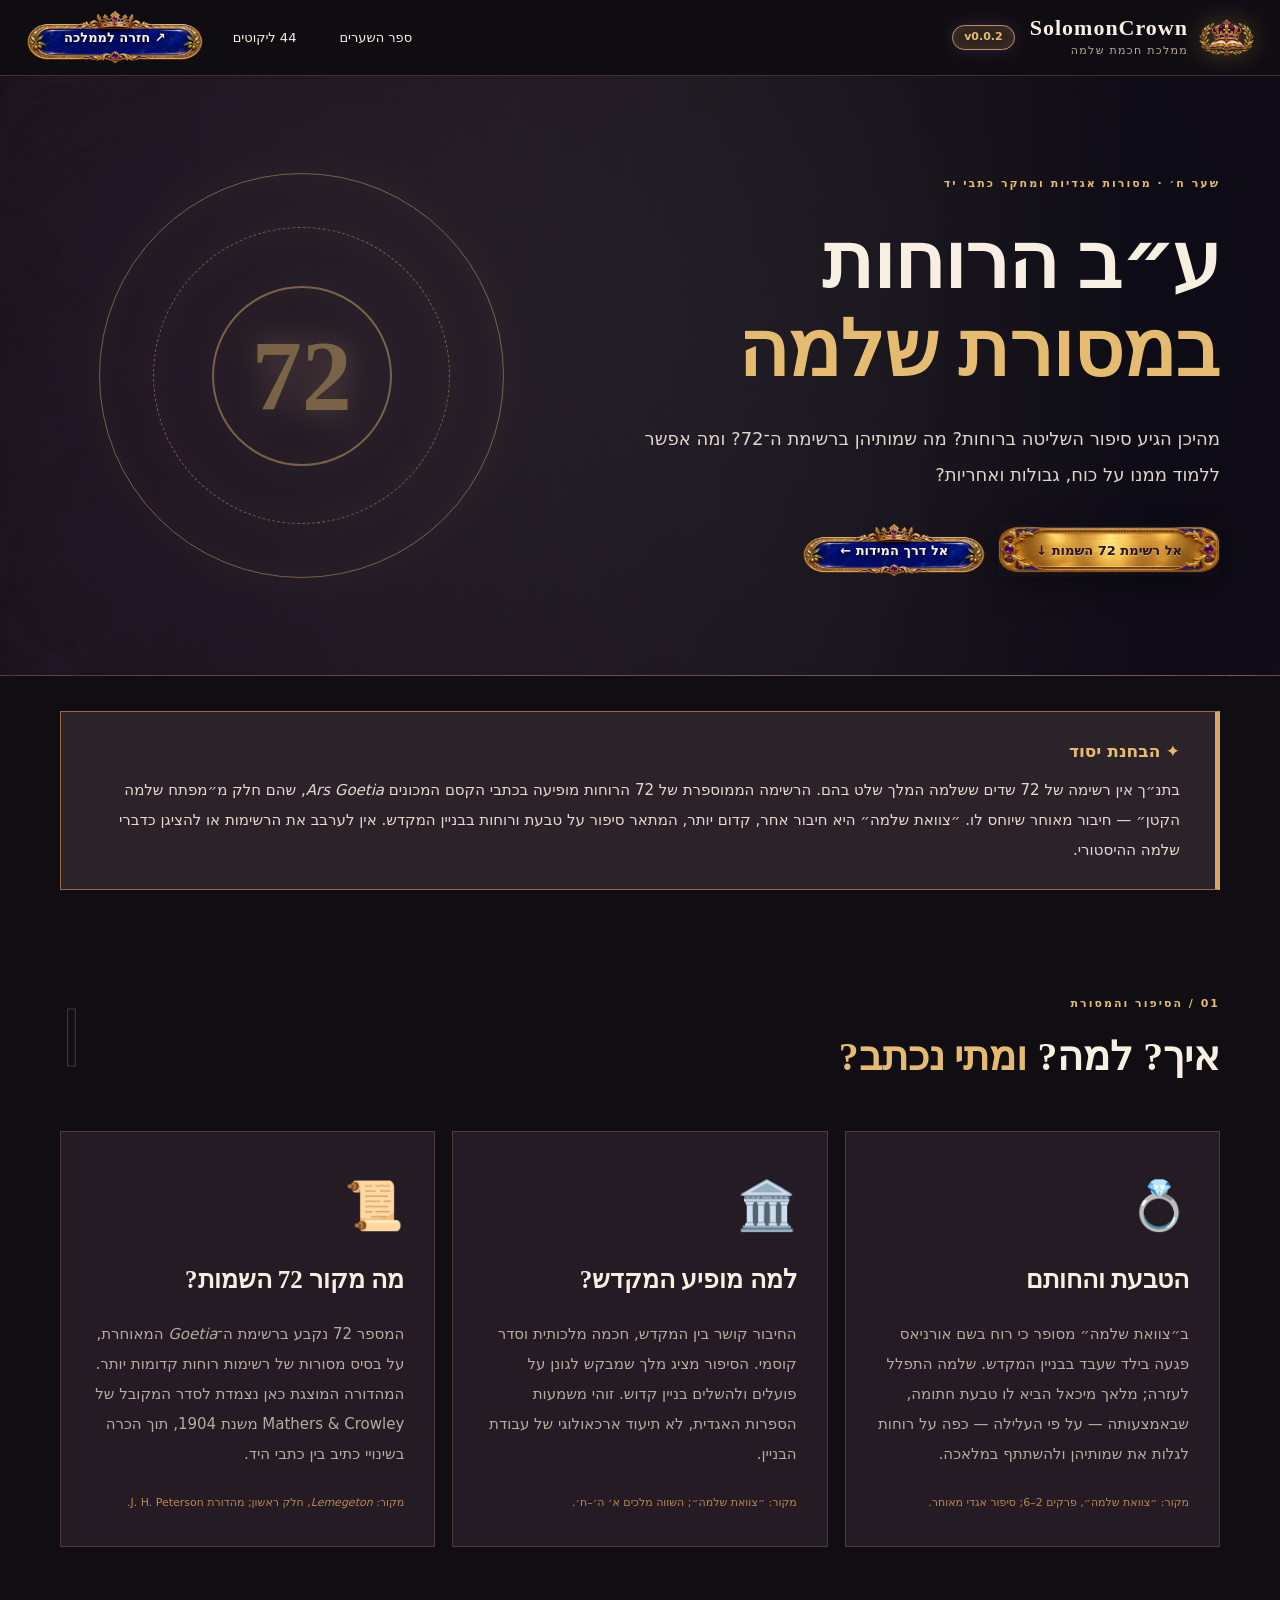
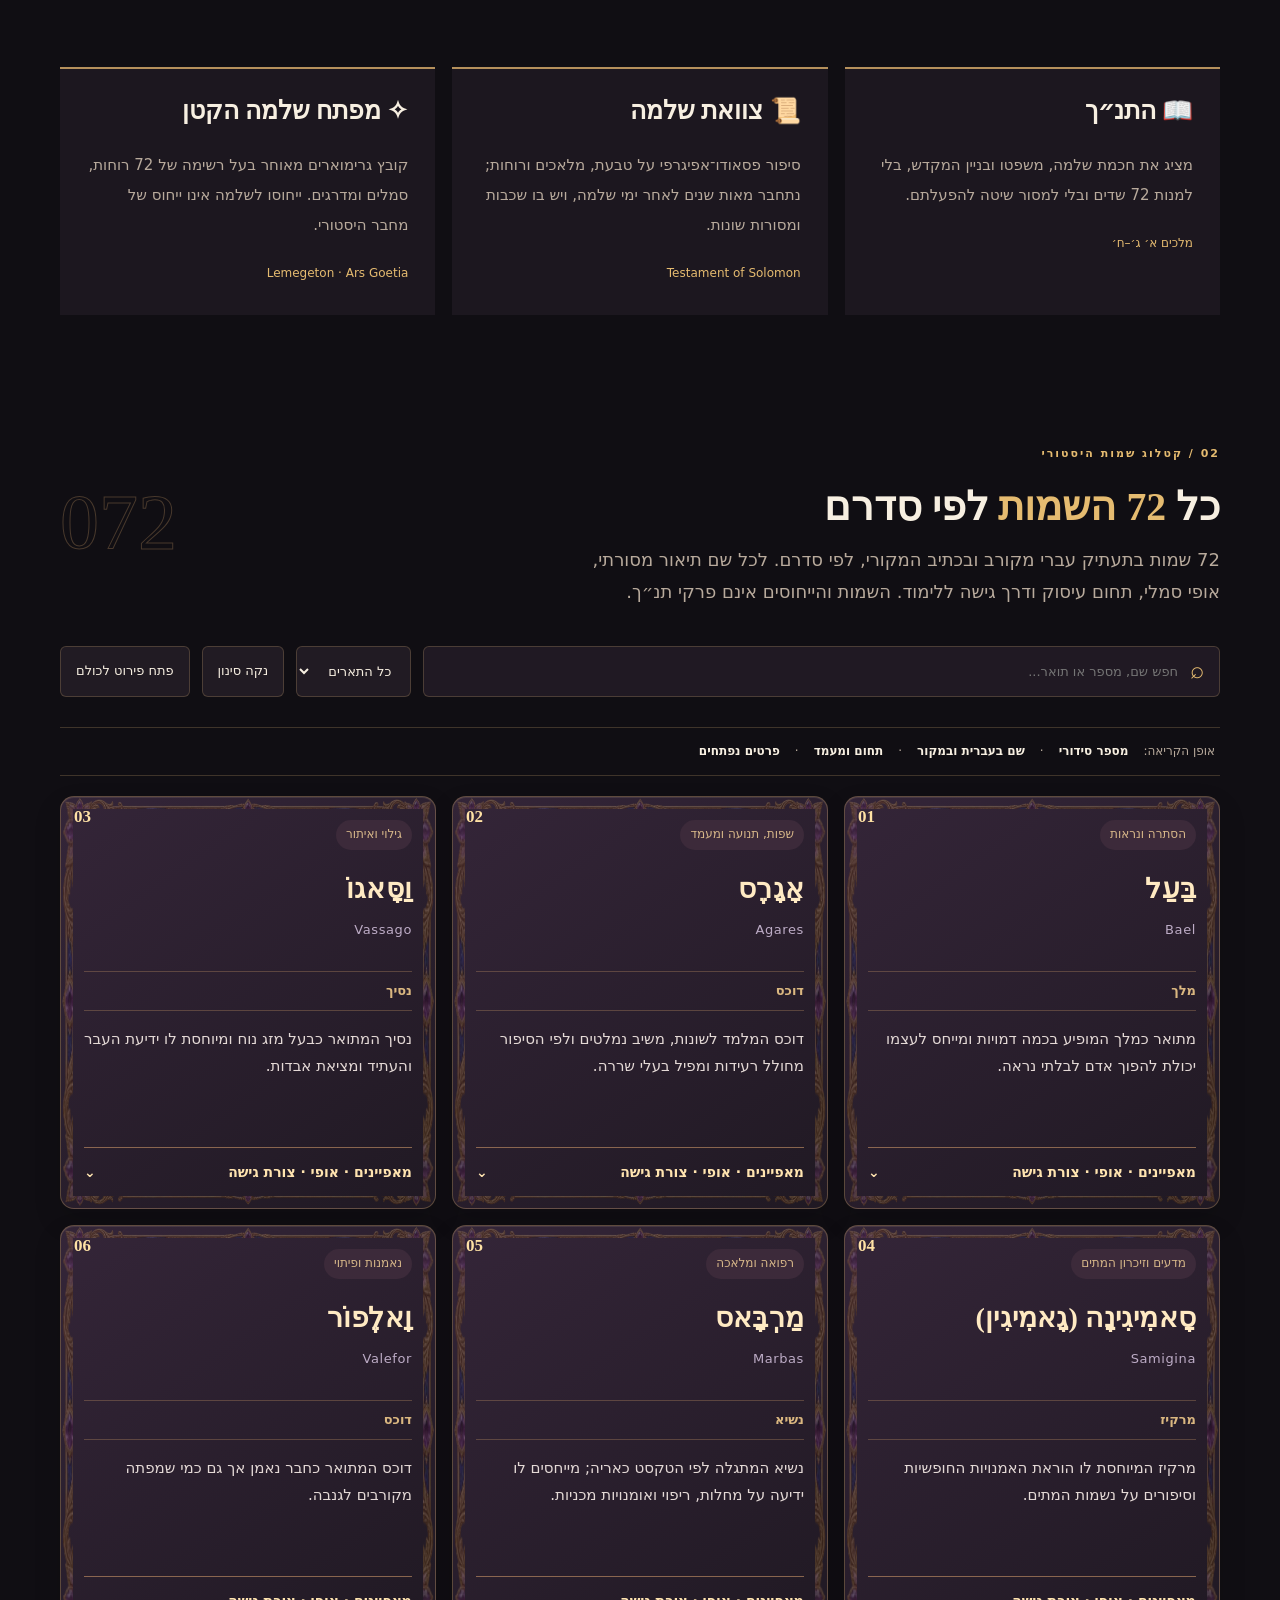
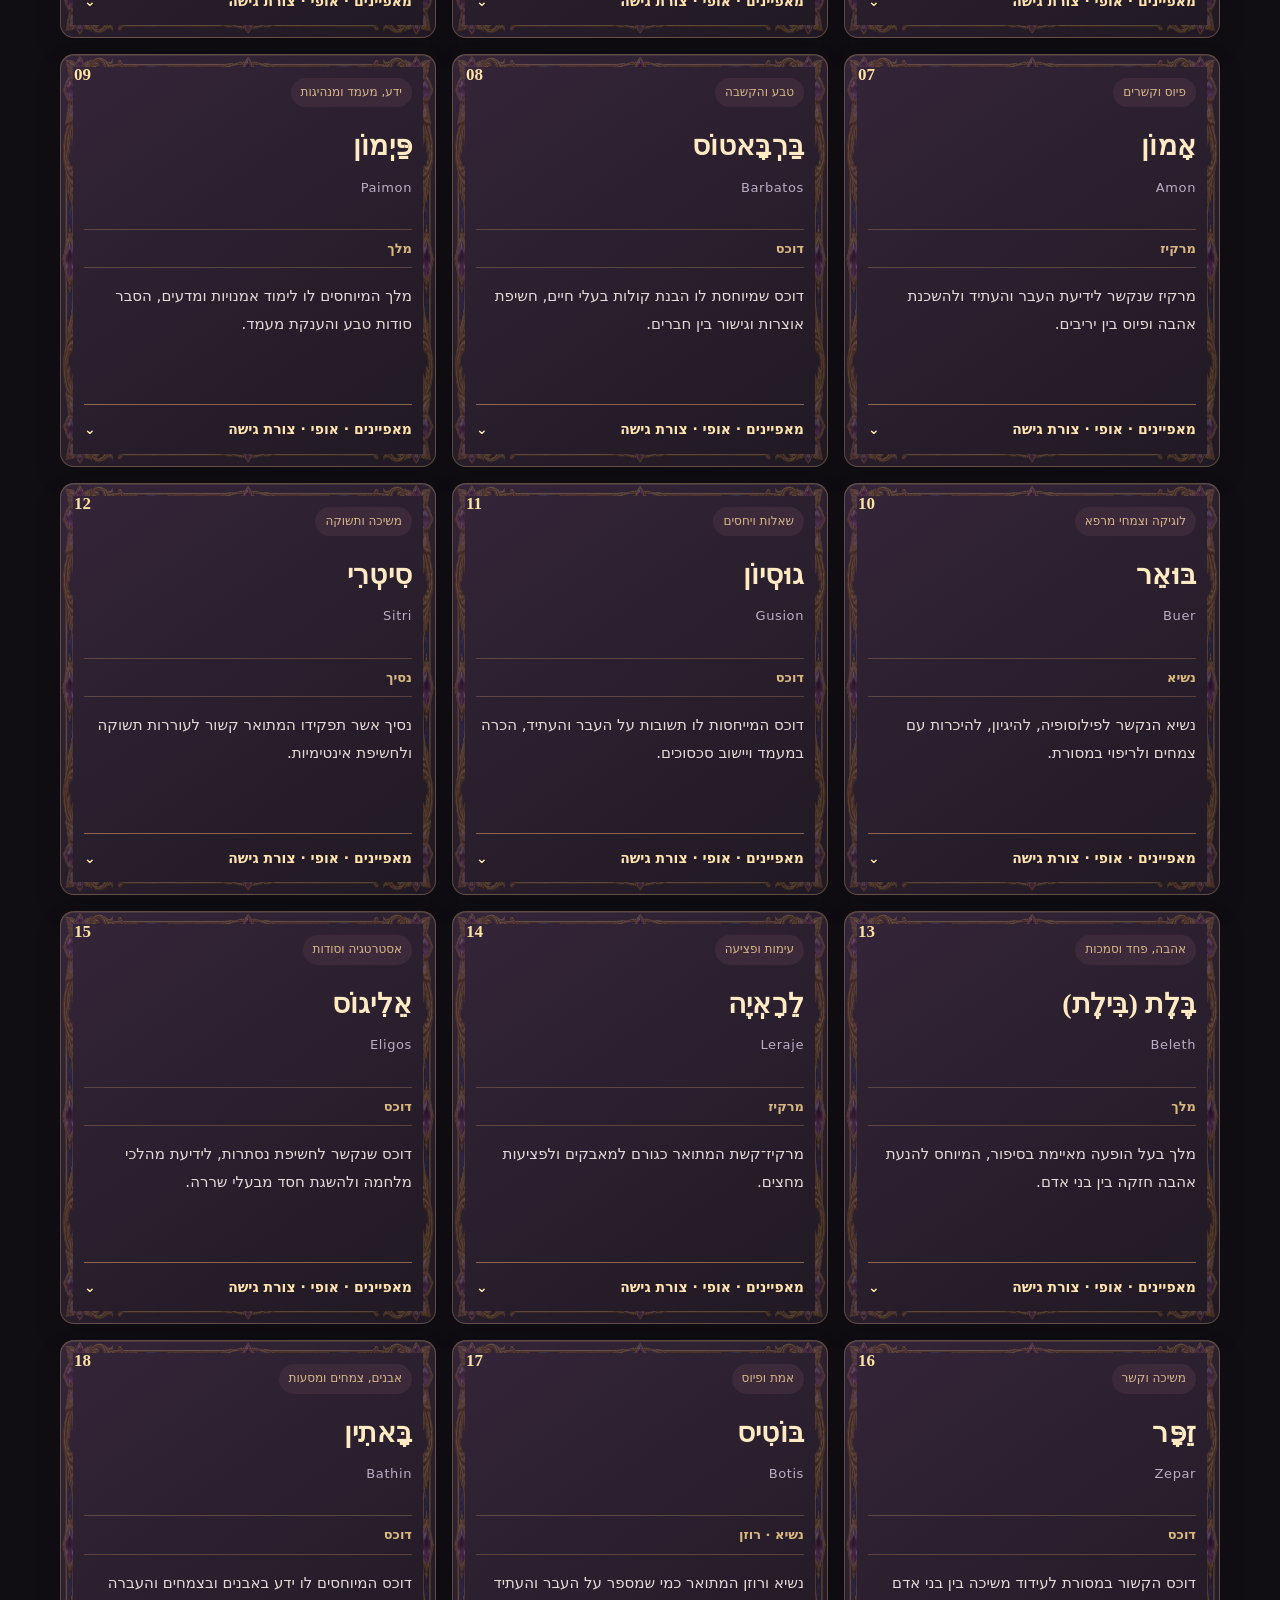
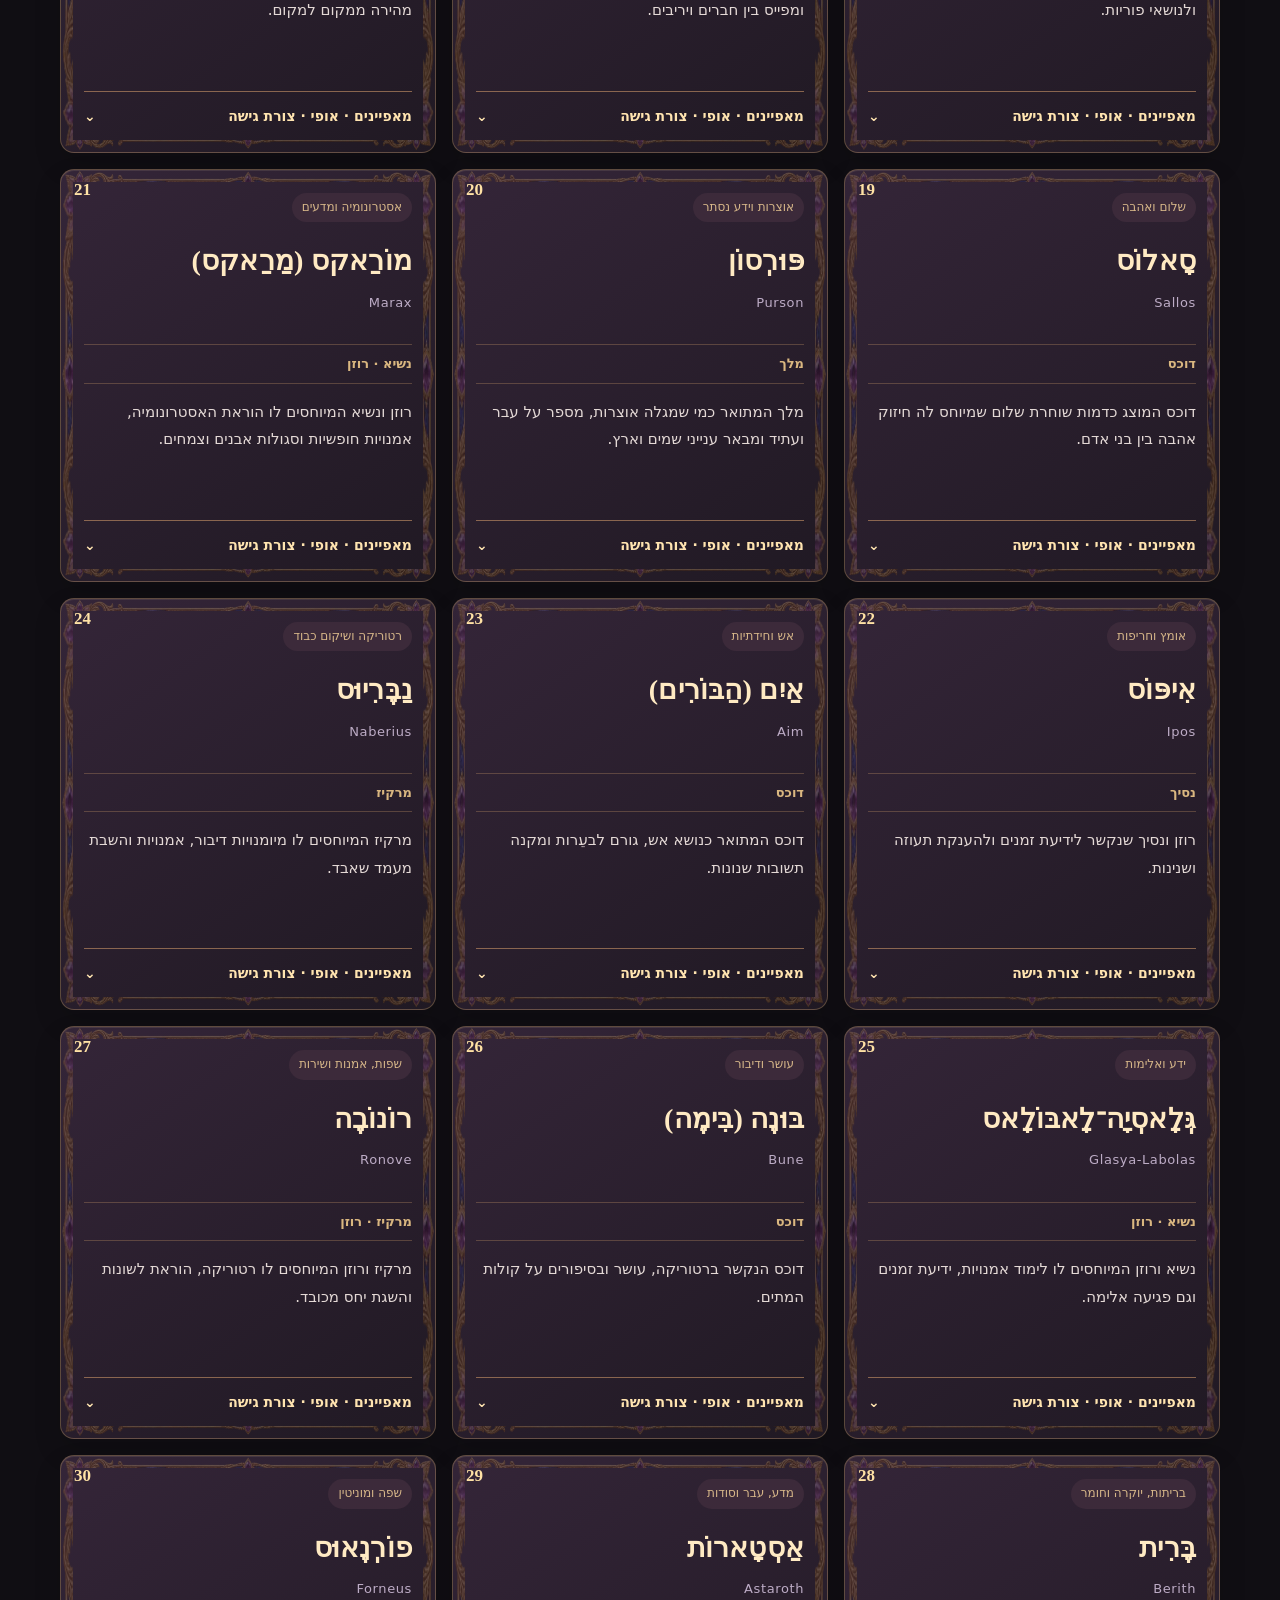
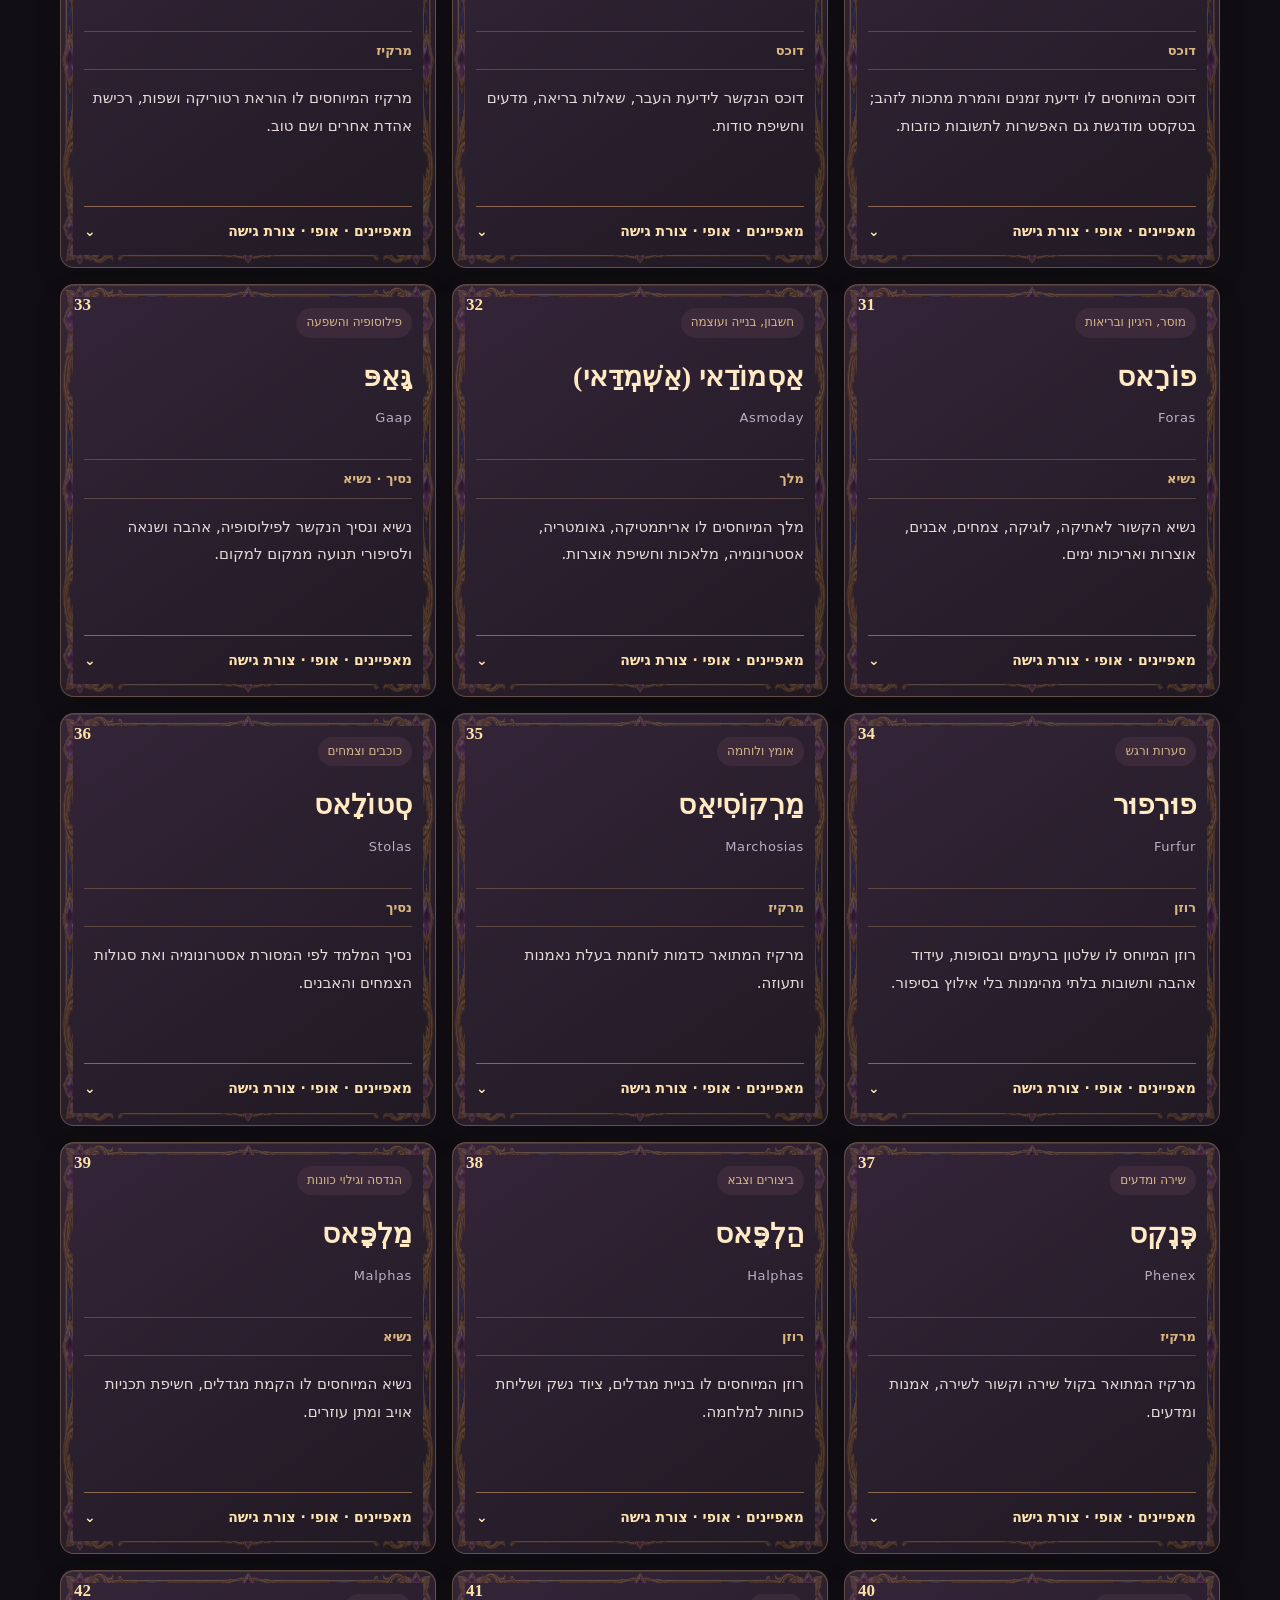
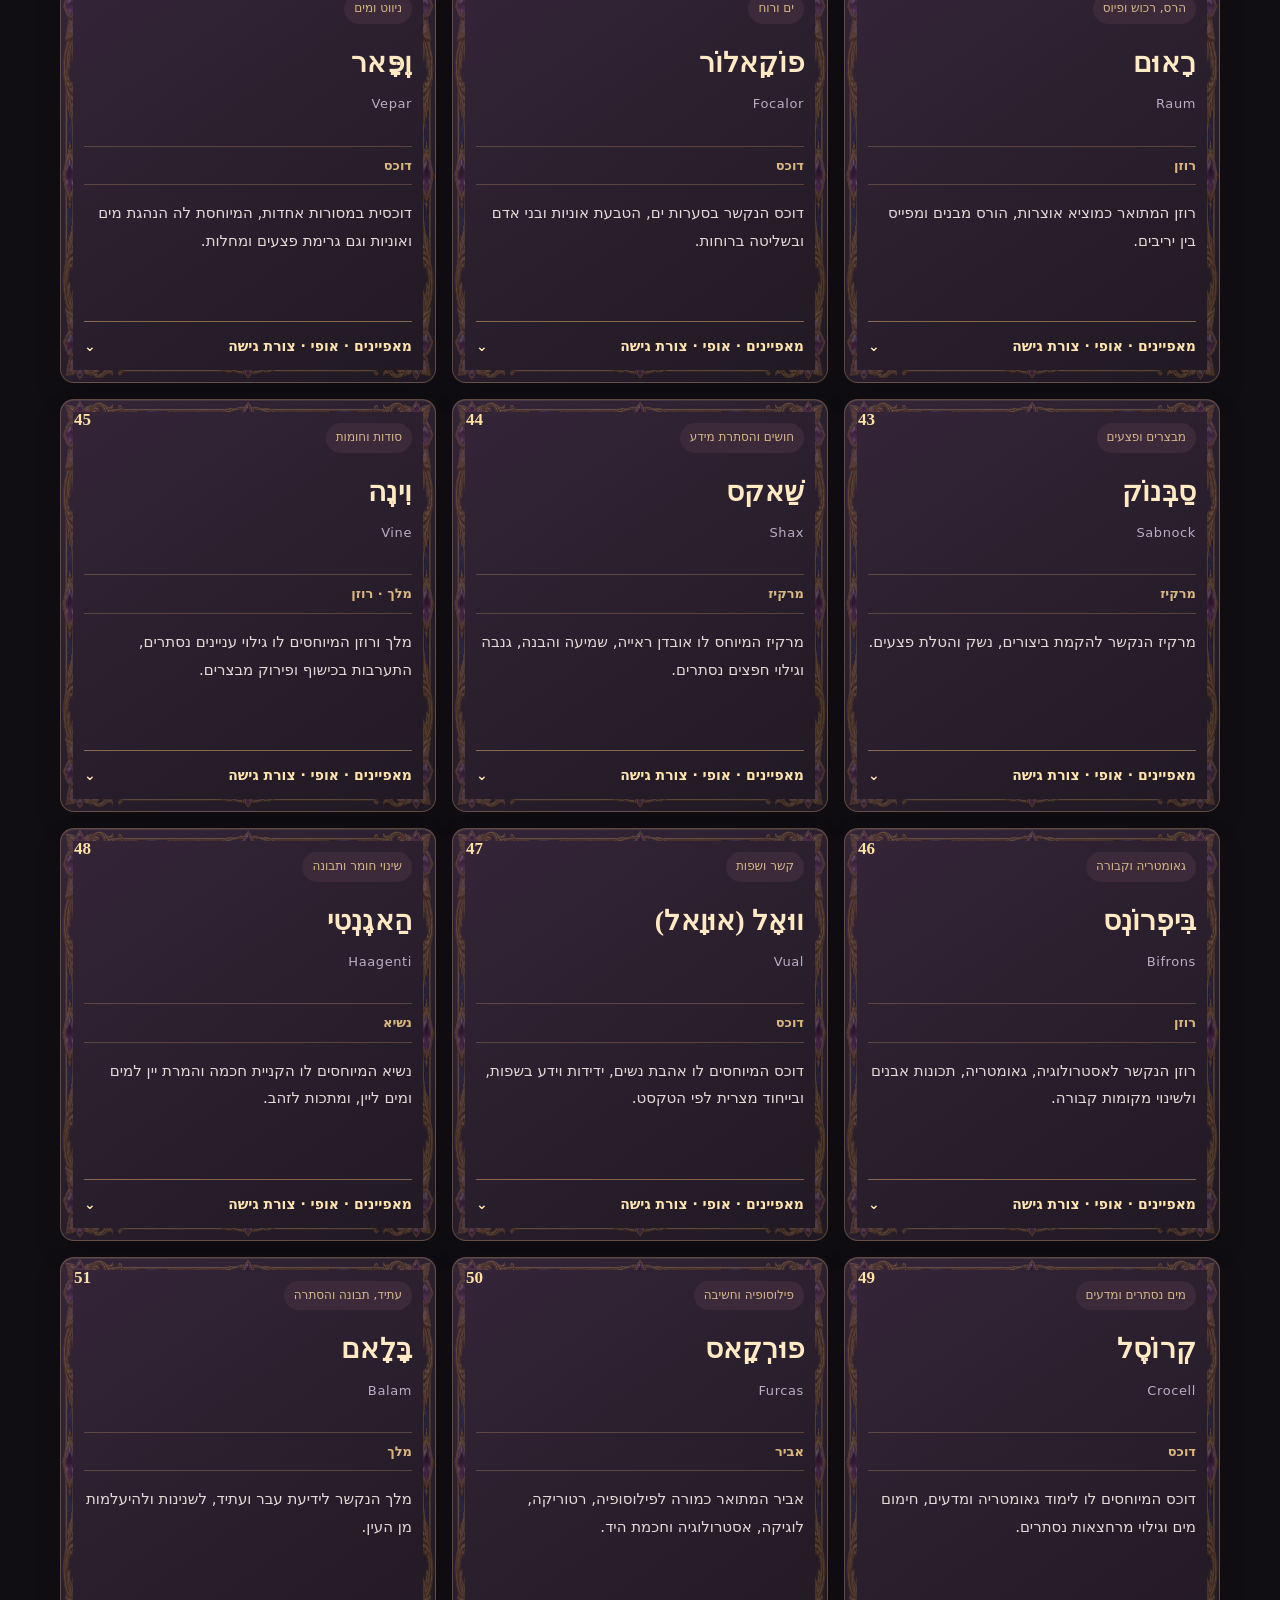
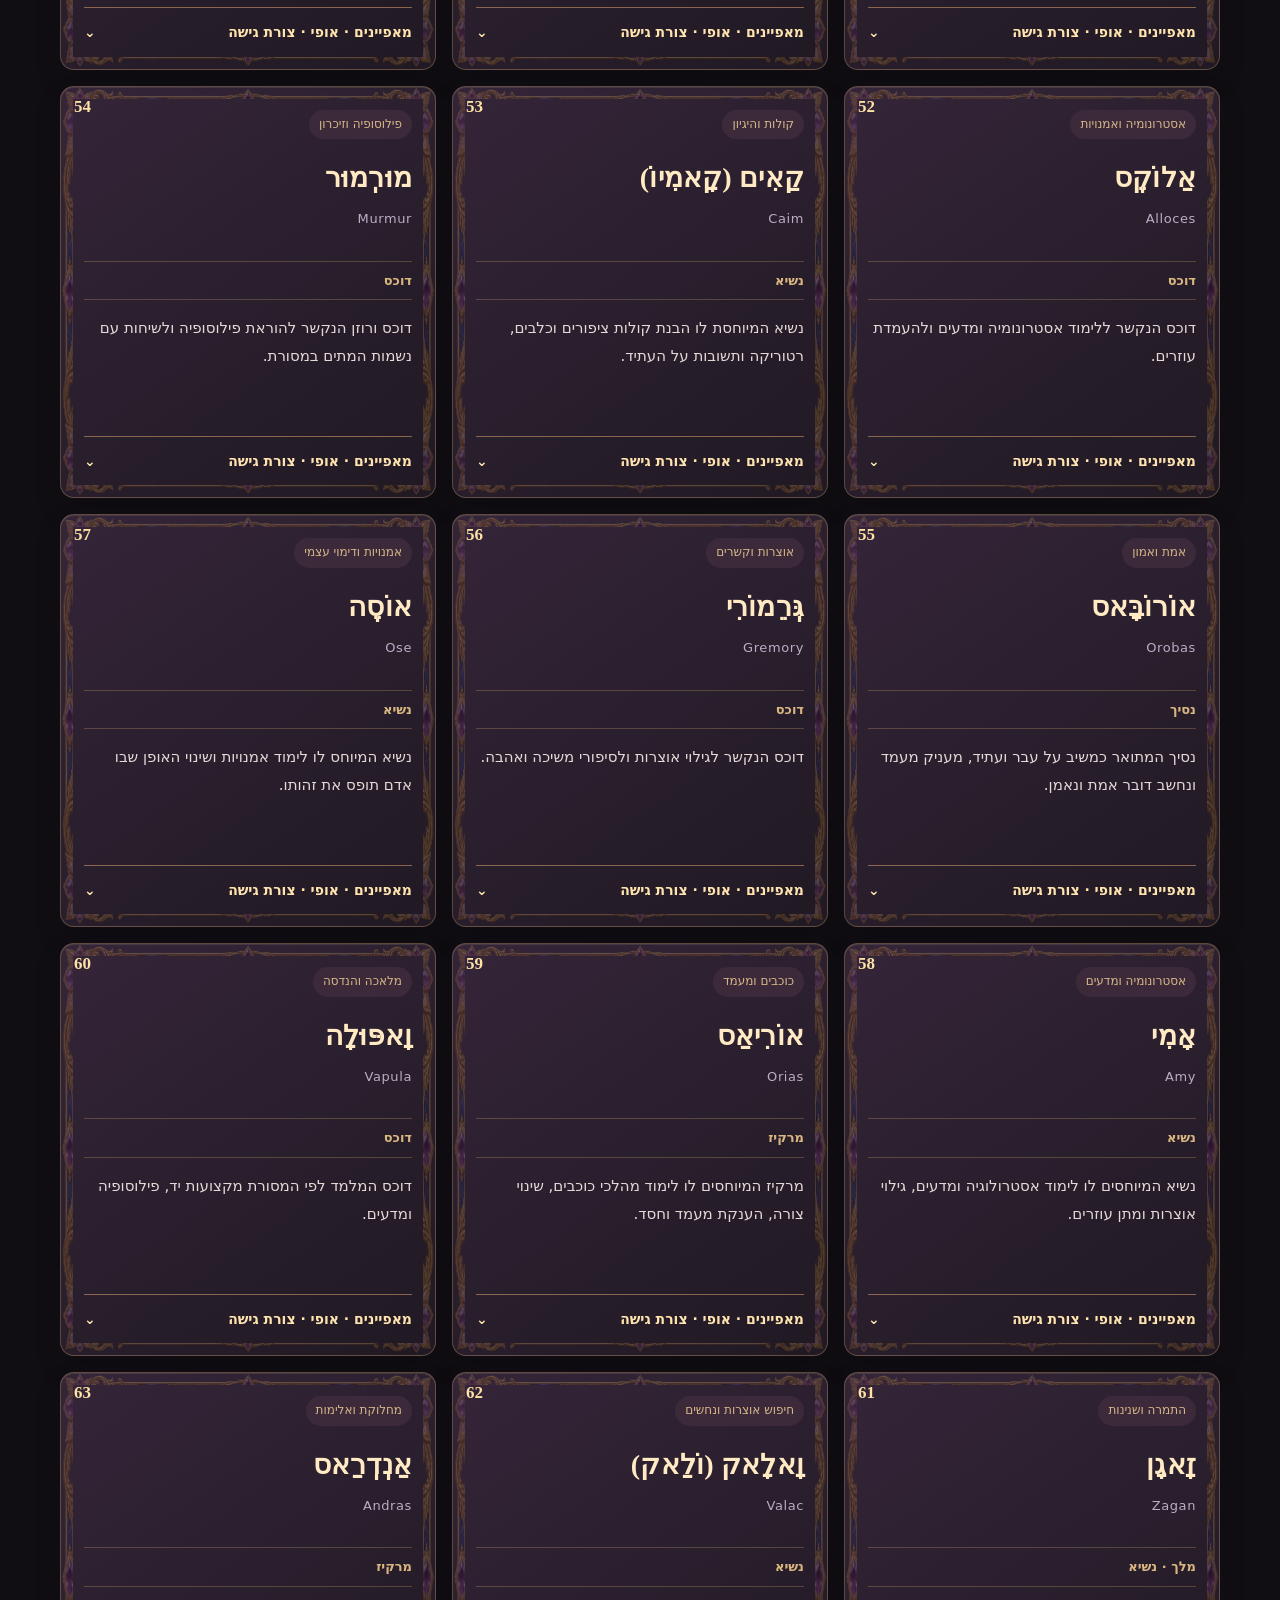
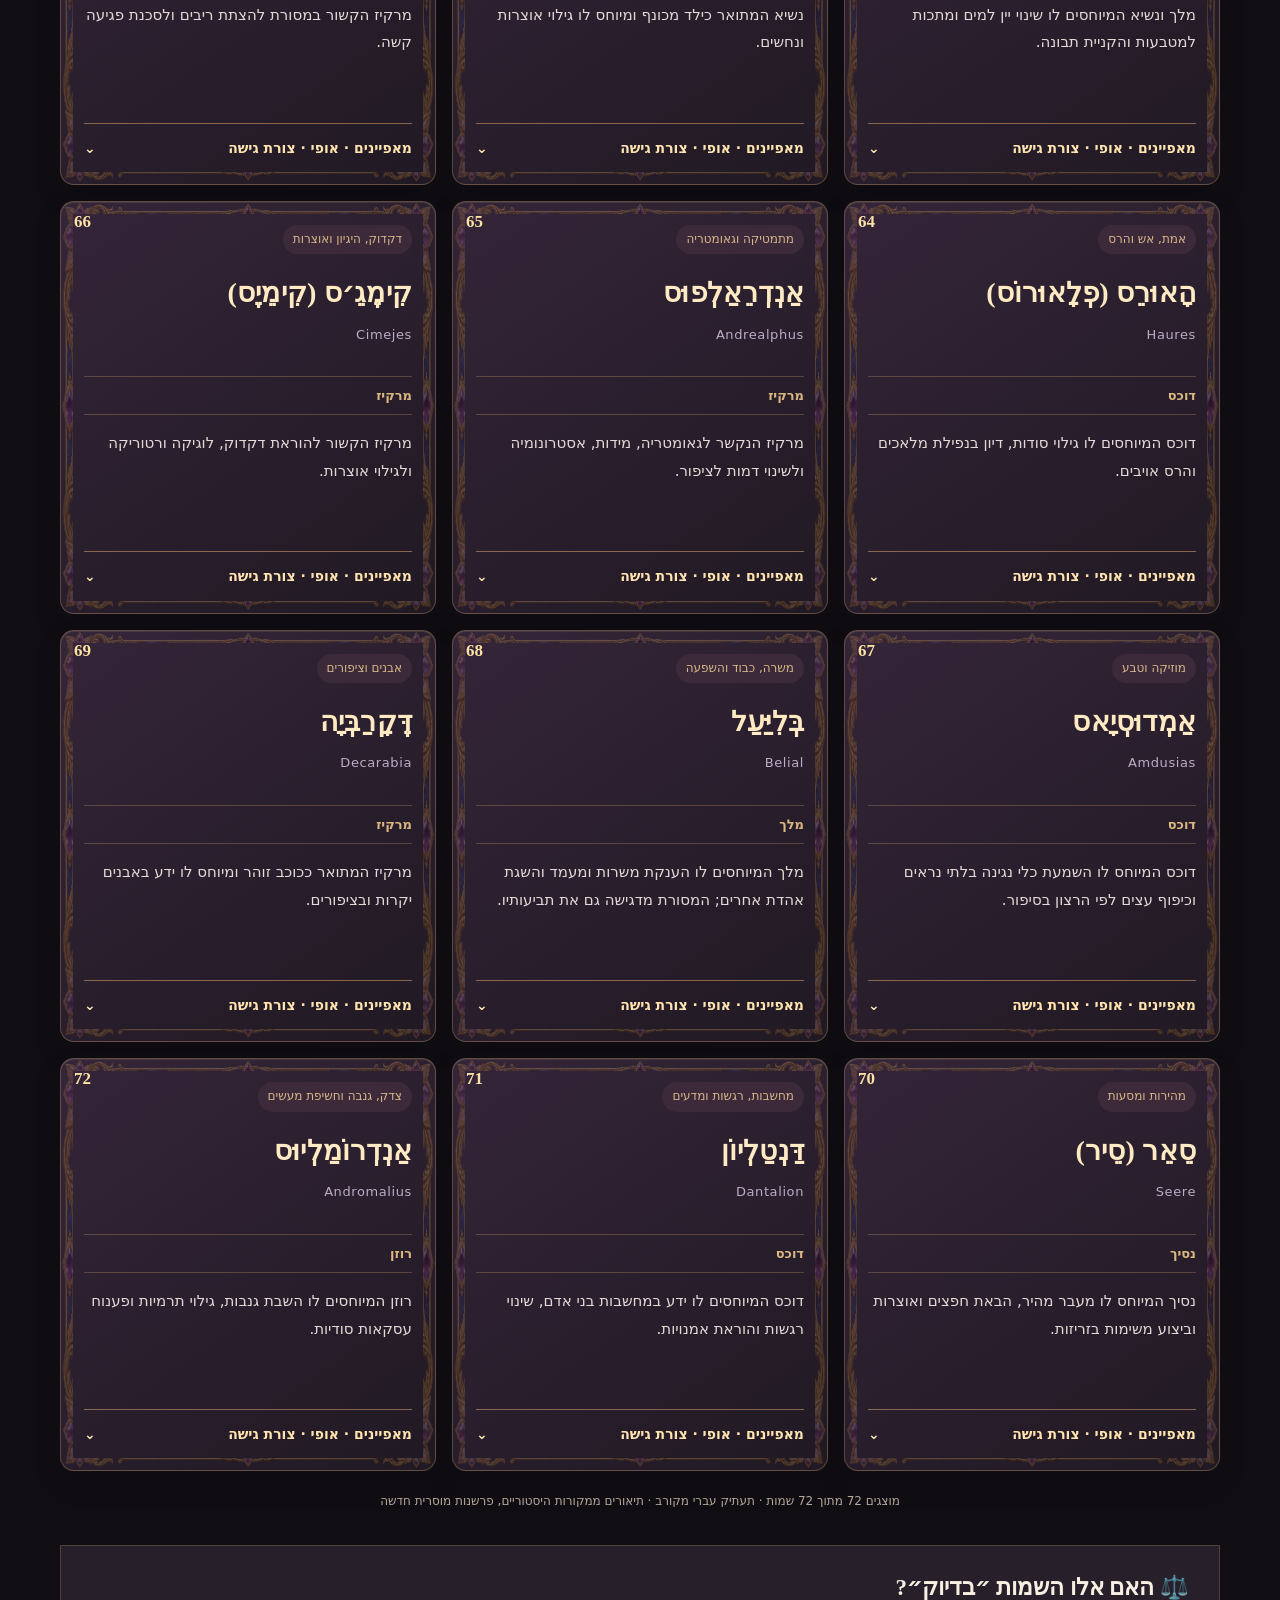
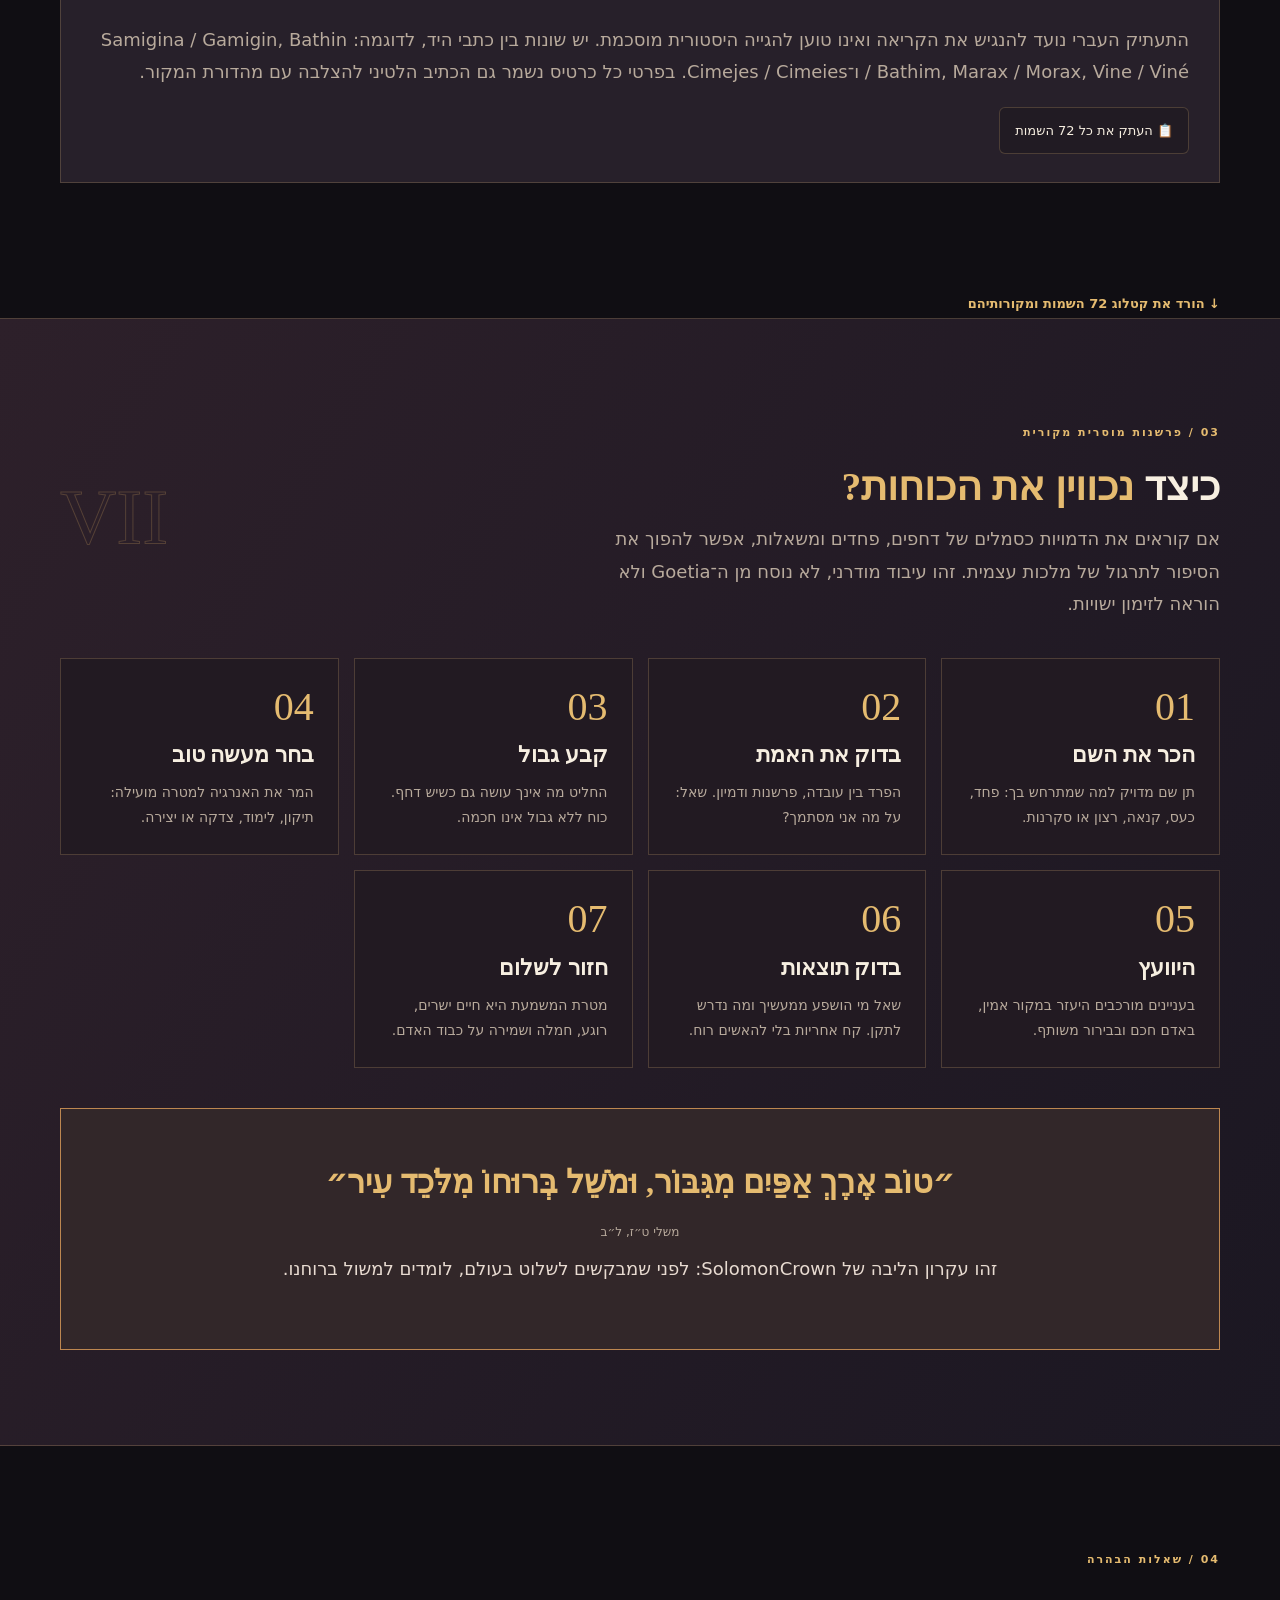
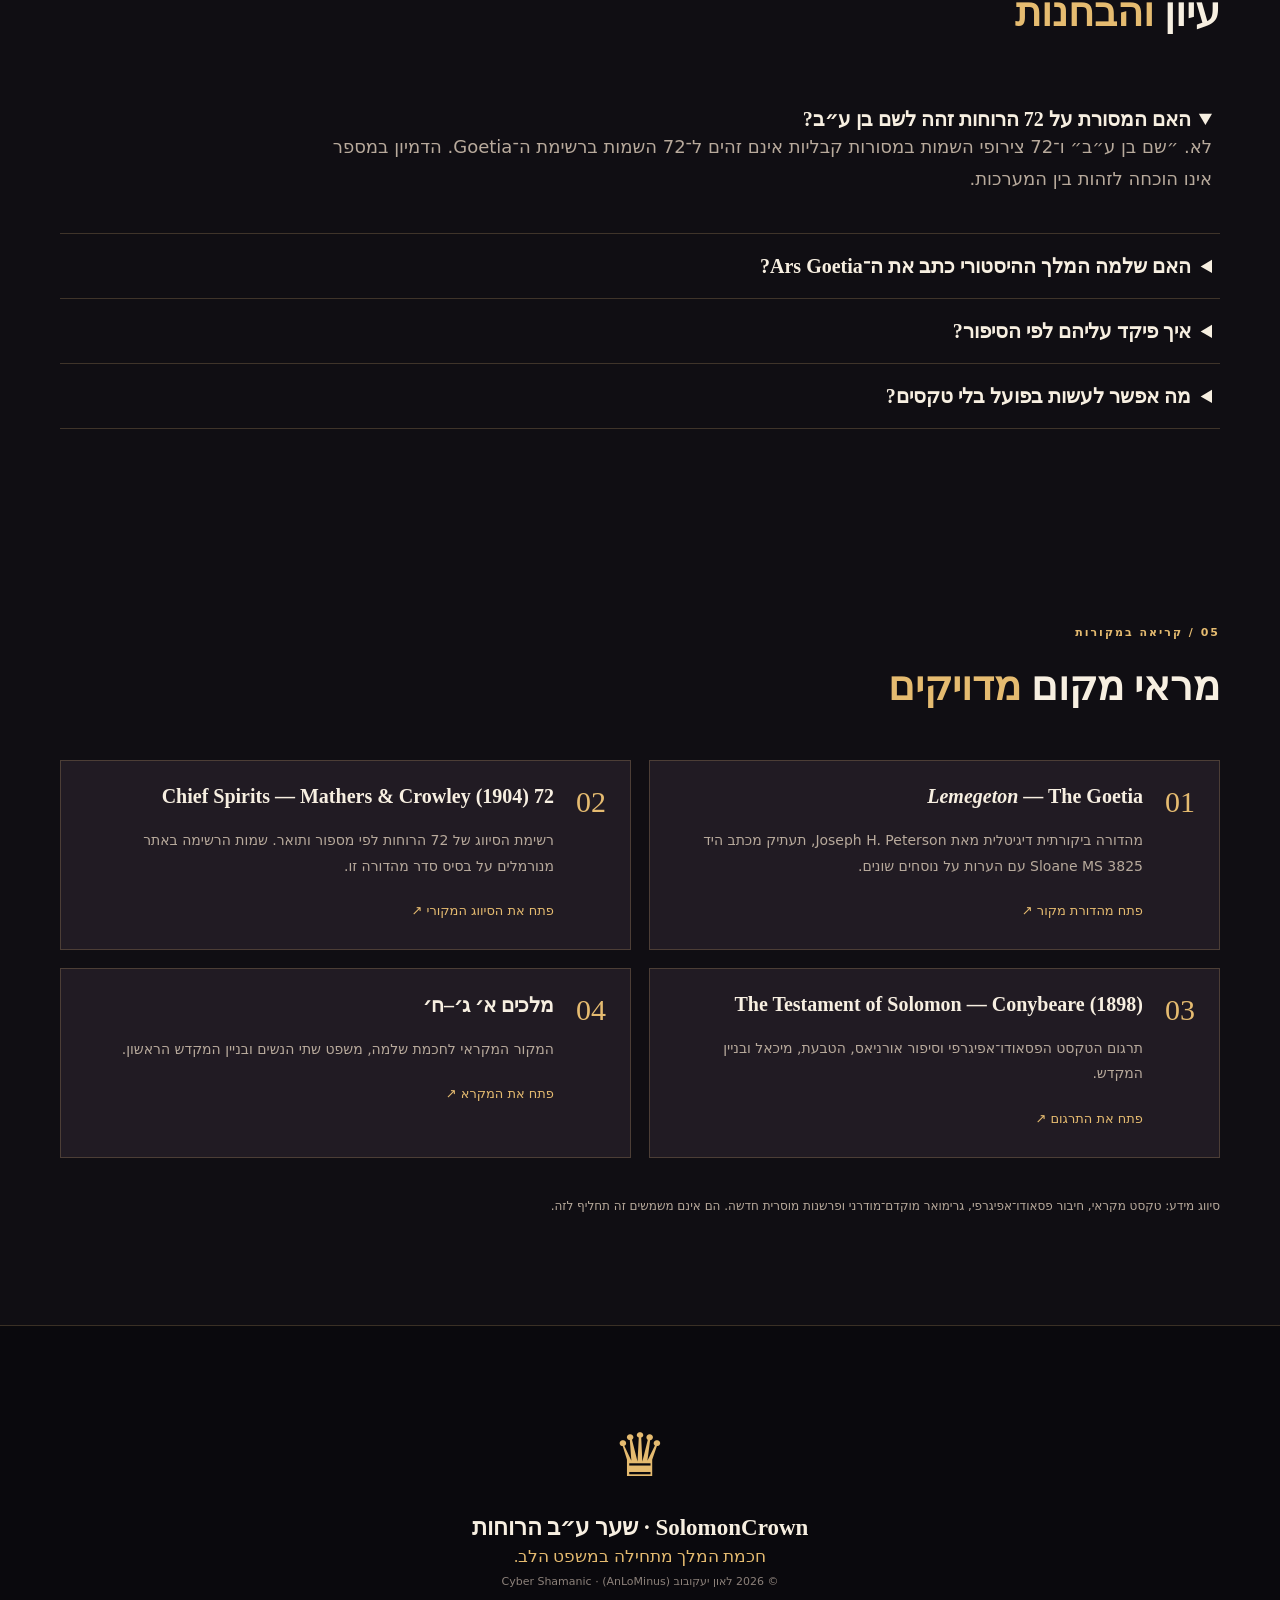
<file: spirits.html>
<!doctype html><html lang="he" dir="rtl"><head><meta charset="utf-8"><meta name="viewport" content="width=device-width,initial-scale=1"><meta name="theme-color" content="#120f18"><meta name="description" content="ע״ב הרוחות במסורת שלמה: 72 שמות בעברית עם תיאורים ומידות, לפי Ars Goetia."><title>ע״ב הרוחות במסורת שלמה | SolomonCrown</title><link rel="icon" href="assets/v002/icon-royal.png" type="image/png"><link rel="stylesheet" href="styles.css"><link rel="stylesheet" href="spirits.css"><link rel="stylesheet" href="v002.css"><script src="data.js" defer></script><script src="spirits-he.js" defer></script><script src="spirits-v002.js" defer></script></head><body>
<a class="skip" href="#main">דלג לתוכן</a>
<header class="topbar"><div class="brand-lockup"><a class="brand" href="index.html"><img class="brand-logo" src="assets/v002/logo-scroll.png" alt="סמל כתר וספר פתוח"><span><strong>SolomonCrown</strong><small>ממלכת חכמת שלמה</small></span></a><a class="version-pill" href="index.html#versions" title="יומן הגרסאות">v0.0.2</a></div><div class="top-actions"><a class="top-text-button" href="index.html#book">ספר השערים</a><a class="top-text-button" href="index.html#wisdom">44 ליקוטים</a><a class="btn btn-outline spirit-back" href="index.html">↗ חזרה לממלכה</a></div></header>
<main id="main" class="spirit-main">
  <section class="spirit-hero"><div class="spirit-orbit" aria-hidden="true"><div class="orbit-a"></div><div class="orbit-b"></div><div class="orbit-c"></div><span>72</span></div><div class="section-wrap spirit-hero-inner"><div class="eyebrow">שער ח׳ · מסורות אגדיות ומחקר כתבי יד</div><h1>ע״ב הרוחות<br><em>במסורת שלמה</em></h1><p>מהיכן הגיע סיפור השליטה ברוחות? מה שמותיהן ברשימת ה־72? ומה אפשר ללמוד ממנו על כוח, גבולות ואחריות?</p><div class="hero-cta"><a href="#names" class="btn btn-gold">אל רשימת 72 השמות ↓</a><a href="#guidance" class="btn btn-outline">אל דרך המידות ←</a></div></div></section>
  <div class="spirit-alert section-wrap"><div>✦ <b>הבחנת יסוד</b></div><p>בתנ״ך אין רשימה של 72 שדים ששלמה המלך שלט בהם. הרשימה הממוספרת של 72 הרוחות מופיעה בכתבי הקסם המכונים <i>Ars Goetia</i>, שהם חלק מ״מפתח שלמה הקטן״ — חיבור מאוחר שיוחס לו. ״צוואת שלמה״ היא חיבור אחר, קדום יותר, המתאר סיפור על טבעת ורוחות בבניין המקדש. אין לערבב את הרשימות או להציגן כדברי שלמה ההיסטורי.</p></div>
  <section class="section-wrap spirit-section" id="story"><div class="section-heading"><div><span class="section-overline">01 / הסיפור והמסורת</span><h2>איך? למה? <em>ומתי נכתב?</em></h2></div><span class="section-index">Ⅰ</span></div><div class="story-grid"><article><div class="story-icon">💍</div><h3>הטבעת והחותם</h3><p>ב״צוואת שלמה״ מסופר כי רוח בשם אורניאס פגעה בילד שעבד בבניין המקדש. שלמה התפלל לעזרה; מלאך מיכאל הביא לו טבעת חתומה, שבאמצעותה — על פי העלילה — כפה על רוחות לגלות את שמותיהן ולהשתתף במלאכה.</p><small>מקור: ״צוואת שלמה״, פרקים 2–6; סיפור אגדי מאוחר.</small></article><article><div class="story-icon">🏛️</div><h3>למה מופיע המקדש?</h3><p>החיבור קושר בין המקדש, חכמה מלכותית וסדר קוסמי. הסיפור מציג מלך שמבקש לגונן על פועלים ולהשלים בניין קדוש. זוהי משמעות הספרות האגדית, לא תיעוד ארכאולוגי של עבודת הבניין.</p><small>מקור: ״צוואת שלמה״; השווה מלכים א׳ ה׳–ח׳.</small></article><article><div class="story-icon">📜</div><h3>מה מקור 72 השמות?</h3><p>המספר 72 נקבע ברשימת ה־<i>Goetia</i> המאוחרת, על בסיס מסורות של רשימות רוחות קדומות יותר. המהדורה המוצגת כאן נצמדת לסדר המקובל של Mathers & Crowley משנת 1904, תוך הכרה בשינויי כתיב בין כתבי היד.</p><small>מקור: <i>Lemegeton</i>, חלק ראשון; מהדורת J. H. Peterson.</small></article></div></section>
  <section class="section-wrap spirit-section distinction"><div class="distinction-grid"><div><h3>📖 התנ״ך</h3><p>מציג את חכמת שלמה, משפטו ובניין המקדש, בלי למנות 72 שדים ובלי למסור שיטה להפעלתם.</p><span>מלכים א׳ ג׳–ח׳</span></div><div><h3>📜 צוואת שלמה</h3><p>סיפור פסאודו־אפיגרפי על טבעת, מלאכים ורוחות; נתחבר מאות שנים לאחר ימי שלמה, ויש בו שכבות ומסורות שונות.</p><span>Testament of Solomon</span></div><div><h3>✧ מפתח שלמה הקטן</h3><p>קובץ גרימוארים מאוחר בעל רשימה של 72 רוחות, סמלים ומדרגים. ייחוסו לשלמה אינו ייחוס של מחבר היסטורי.</p><span>Lemegeton · Ars Goetia</span></div></div></section>
  <section id="names" class="section-wrap spirit-section"><div class="section-heading"><div><span class="section-overline">02 / קטלוג שמות היסטורי</span><h2>כל <em>72 השמות</em> לפי סדרם</h2><p>הכתיב הלטיני נשמר כבסיס לזיהוי טקסטואלי; חלק מן השמות מופיעים בגרסאות כתיב נוספות. התארים משקפים מדרג בתוך החיבור, לא דירוג של ישויות מאומתות.</p></div><span class="section-index">072</span></div><div class="filter-toolbar"><label class="search-field"><span>⌕</span><input id="spirit-search" type="search" placeholder="חפש שם, מספר או תואר..." aria-label="חיפוש בקטלוג 72 השמות"></label><select id="rank-filter" aria-label="סינון תואר"><option value="">כל התארים</option></select><button class="small-btn" id="clear-filter">נקה סינון</button></div><div class="alphabet-note"><span>אופן הקריאה:</span> <strong>מס׳ סדר</strong> · <strong>שם במקור</strong> · <strong>תואר בסיווג המסורתי</strong></div><div id="spirit-grid" class="spirit-grid" aria-live="polite"></div><p class="results-note" id="spirit-count"></p><div class="variant-note"><h3>⚖️ האם אלו השמות ״בדיוק״?</h3><p>זוהי רשימה ממוספרת לפי מהדורה מוגדרת. אין כתיב יחיד ומוסכם לכל כתבי היד. לדוגמה: <b>Samigina / Gamigin</b>, <b>Bathin / Bathim</b>, <b>Marax / Morax</b>, <b>Vine / Viné</b>, <b>Cimejes / Cimeies</b>. להצלבה ביקורתית יש לעיין במהדורת כתבי היד של Peterson. השמות המקוריים מוצגים בכתב לטיני כדי להימנע מתעתיק עברי המציג דיוק שלא קיים במקור.</p><button id="copy-names" class="small-btn">📋 העתק את כל 72 השמות</button></div></section>
  <div class="section-wrap"><a href="SPIRITS_72_CATALOG_HE.md" download class="text-link">↓ הורד את קטלוג 72 השמות ומקורותיהם</a></div>
  <section id="guidance" class="guidance-section spirit-section"><div class="section-wrap"><div class="section-heading"><div><span class="section-overline">03 / פרשנות מוסרית מקורית</span><h2>כיצד <em>נכווין את הכוחות?</em></h2><p>אם קוראים את הדמויות כסמלים של דחפים, פחדים ומשאלות, אפשר להפוך את הסיפור לתרגול של מלכות עצמית. זהו עיבוד מודרני, לא נוסח מן ה־Goetia ולא הוראה לזימון ישויות.</p></div><span class="section-index">VII</span></div><div class="guidance-steps"><article><span>01</span><h3>הכר את השם</h3><p>תן שם מדויק למה שמתרחש בך: פחד, כעס, קנאה, רצון או סקרנות.</p></article><article><span>02</span><h3>בדוק את האמת</h3><p>הפרד בין עובדה, פרשנות ודמיון. שאל: על מה אני מסתמך?</p></article><article><span>03</span><h3>קבע גבול</h3><p>החליט מה אינך עושה גם כשיש דחף. כוח ללא גבול אינו חכמה.</p></article><article><span>04</span><h3>בחר מעשה טוב</h3><p>המר את האנרגיה למטרה מועילה: תיקון, לימוד, צדקה או יצירה.</p></article><article><span>05</span><h3>היוועץ</h3><p>בעניינים מורכבים היעזר במקור אמין, באדם חכם ובבירור משותף.</p></article><article><span>06</span><h3>בדוק תוצאות</h3><p>שאל מי הושפע ממעשיך ומה נדרש לתקן. קח אחריות בלי להאשים רוח.</p></article><article><span>07</span><h3>חזור לשלום</h3><p>מטרת המשמעת היא חיים ישרים, רוגע, חמלה ושמירה על כבוד האדם.</p></article></div><div class="guidance-box"><strong>״טוֹב אֶרֶךְ אַפַּיִם מִגִּבּוֹר, וּמֹשֵׁל בְּרוּחוֹ מִלֹּכֵד עִיר״</strong><small>משלי ט״ז, ל״ב</small><p>זהו עקרון הליבה של SolomonCrown: לפני שמבקשים לשלוט בעולם, לומדים למשול ברוחנו.</p></div></div></section>
  <section class="section-wrap spirit-section faq-section"><div class="section-heading"><div><span class="section-overline">04 / שאלות הבהרה</span><h2>עיון <em>והבחנות</em></h2></div></div><details open><summary>האם המסורת על 72 הרוחות זהה לשם בן ע״ב?</summary><p>לא. ״שם בן ע״ב״ ו־72 צירופי השמות במסורות קבליות אינם זהים ל־72 השמות ברשימת ה־Goetia. הדמיון במספר אינו הוכחה לזהות בין המערכות.</p></details><details><summary>האם שלמה המלך ההיסטורי כתב את ה־Ars Goetia?</summary><p>לא קיימת ראיה לייחוס המחבר ההיסטורי לשלמה. ה־Lemegeton הוא חיבור מאוחר בהרבה, המשתמש בשמו ובדמותו כמסגרת סמכות ספרותית.</p></details><details><summary>איך פיקד עליהם לפי הסיפור?</summary><p>״צוואת שלמה״ מציגה טבעת חתומה שנמסרה בידי מלאך, הוראות לרוחות וסיפור על עבודתן במקדש. ב־Goetia מופיעה מסורת אחרת של חותמות וסיווגים. אלו סיפורים וטקסטים היסטוריים למחקר, ולא דרך מאומתת לשליטה בישויות.</p></details><details><summary>מה אפשר לעשות בפועל בלי טקסים?</summary><p>בחר מידה אחת — למשל כעס — וערוך תרגול שבועי: זהה טריגר, כתוב תגובה חלופית, בצע מעשה תיקון, וסכם את התוצאות. כך ״חכמת שלמה״ הופכת לשפה של אחריות.</p></details></section>
  <section id="references" class="section-wrap spirit-section reference-section"><div class="section-heading"><div><span class="section-overline">05 / קריאה במקורות</span><h2>מראי מקום <em>מדויקים</em></h2></div></div><div class="reference-list"><article><span>01</span><div><h3><i>Lemegeton</i> — The Goetia</h3><p>מהדורה ביקורתית דיגיטלית מאת Joseph H. Peterson, תעתיק מכתב היד Sloane MS 3825 עם הערות על נוסחים שונים.</p><a href="https://www.esotericarchives.com/solomon/goetia.htm" target="_blank" rel="noopener noreferrer">פתח מהדורת מקור ↗</a></div></article><article><span>02</span><div><h3>72 Chief Spirits — Mathers & Crowley (1904)</h3><p>רשימת הסיווג של 72 הרוחות לפי מספור ותואר. שמות הרשימה באתר מנורמלים על בסיס סדר מהדורה זו.</p><a href="https://webeditions.page/works/the-lesser-key-of-solomon-goetia/008-classified-list-of-the-72-chief-spirits/" target="_blank" rel="noopener noreferrer">פתח את הסיווג המקורי ↗</a></div></article><article><span>03</span><div><h3>The Testament of Solomon — Conybeare (1898)</h3><p>תרגום הטקסט הפסאודו־אפיגרפי וסיפור אורניאס, הטבעת, מיכאל ובניין המקדש.</p><a href="https://www2.esotericarchives.com/solomon/testamen.htm" target="_blank" rel="noopener noreferrer">פתח את התרגום ↗</a></div></article><article><span>04</span><div><h3>מלכים א׳ ג׳–ח׳</h3><p>המקור המקראי לחכמת שלמה, משפט שתי הנשים ובניין המקדש הראשון.</p><a href="https://www.sefaria.org/I_Kings.3?lang=he" target="_blank" rel="noopener noreferrer">פתח את המקרא ↗</a></div></article></div><p class="fine-note">סיווג מידע: טקסט מקראי, חיבור פסאודו־אפיגרפי, גרימואר מוקדם־מודרני ופרשנות מוסרית חדשה. הם אינם משמשים זה תחליף לזה.</p></section>
  <footer class="footer"><span class="footer-mark">♛</span><strong>SolomonCrown · שער ע״ב הרוחות</strong><span>חכמת המלך מתחילה במשפט הלב.</span><small>© 2026 לאון יעקובוב (AnLoMinus) · Cyber Shamanic</small><small>6 בנובמבר 2026 · כ״ו בחשוון ה׳תשפ״ז · v0.0.2</small><a href="index.html" class="text-link">חזרה לממלכה ←</a></footer>
</main><div id="toast" class="toast" role="status" aria-live="polite"></div>
</body></html>
</file>
<file: styles.css>
:root{--bg:#100e13;--bg2:#18141d;--panel:#211b23;--panel2:#27202a;--ink:#f7efe1;--muted:#b8aa9c;--gold:#e5bb70;--gold2:#bd8750;--line:rgba(226,187,124,.22);--line2:rgba(255,255,255,.09);--body-size:17px;--sidebar:252px;--serif:Georgia,'Times New Roman','Noto Serif Hebrew',serif;--sans:system-ui,-apple-system,'Segoe UI',Arial,sans-serif}
*{box-sizing:border-box}html{scroll-behavior:smooth;scroll-padding-top:82px}body{margin:0;background:var(--bg);color:var(--ink);font:400 var(--body-size)/1.8 var(--sans);overflow-x:hidden}a{color:inherit;text-decoration:none}button,input,select{font:inherit}button{cursor:pointer}button:focus-visible,a:focus-visible,input:focus-visible,select:focus-visible,summary:focus-visible{outline:3px solid var(--gold);outline-offset:3px}h1,h2,h3,p,figure{margin-top:0}h1,h2,h3{line-height:1.3}h1,h2{font-family:var(--serif)}em{font-style:normal;color:var(--gold)}.skip{position:fixed;top:-70px;right:20px;z-index:1000;background:var(--gold);color:#151015;padding:10px 20px}.skip:focus{top:10px}.site-shell{min-height:100vh}.topbar{height:76px;position:fixed;top:0;left:0;right:0;z-index:25;display:flex;align-items:center;justify-content:space-between;padding:0 26px;background:rgba(16,14,19,.88);border-bottom:1px solid var(--line);backdrop-filter:blur(20px)}.brand-lockup,.top-actions,.brand{display:flex;align-items:center;gap:15px}.brand{gap:11px}.brand-mark{font-size:40px;color:var(--gold);line-height:1}.brand strong{display:block;font:700 21px/1.25 var(--serif);letter-spacing:1px}.brand small{display:block;color:var(--muted);font-size:10px;letter-spacing:1.3px}.version-pill{border:1px solid var(--line);background:#30251f;color:var(--gold);border-radius:99px;padding:3px 11px;font:700 11px/1.5 var(--sans);white-space:nowrap}.version-pill:hover{background:#493221}.version-pill span{font-size:10px}.top-text-button,.icon-button{background:none;border:0;color:var(--ink)}.top-text-button{padding:8px 14px;font-size:13px}.top-text-button:hover,.icon-button:hover{color:var(--gold)}.icon-button{font-size:24px;min-width:38px;min-height:38px}.date-badge{color:var(--muted);font-size:12px;white-space:nowrap}#menu-toggle{display:none}.sidebar{width:var(--sidebar);position:fixed;top:76px;right:0;bottom:0;z-index:24;background:#171219;border-left:1px solid var(--line);display:flex;flex-direction:column;overflow:auto;padding:36px 18px 22px}.sidebar-overline{font-size:11px;color:var(--gold2);letter-spacing:2px;margin:0 14px 19px}.side-nav{display:grid;gap:4px}.side-nav a{display:flex;align-items:center;gap:13px;padding:11px 13px;color:#bdb2ae;border:1px solid transparent;font-size:13px;transition:.2s;border-radius:8px}.side-nav a span{font-size:20px;width:25px;text-align:center}.side-nav a.active,.side-nav a:hover{background:linear-gradient(90deg,rgba(222,169,94,.13),rgba(222,169,94,.03));color:#f1cd8d;border-color:var(--line)}.nav-utility{border-top:1px solid var(--line);margin-top:28px;padding-top:20px;display:grid}.nav-utility button{display:flex;justify-content:space-between;text-align:right;border:0;background:none;padding:11px 13px;color:var(--muted);font-size:13px}.nav-utility button:hover{color:var(--gold)}.muted{color:var(--gold2)}.sidebar-bottom{margin-top:auto;padding:25px 12px 0;border-top:1px solid var(--line);display:flex;gap:10px;align-items:flex-start}.sidebar-bottom .sun-dot{color:var(--gold);font-size:24px}.sidebar-bottom p{margin:0;font-family:var(--serif);font-size:13px}.sidebar-bottom small{display:block;color:var(--muted);margin-top:5px;font:10px var(--sans)}main{margin-right:var(--sidebar);padding-top:76px;min-width:0}.section-wrap{width:min(1160px,calc(100% - 100px));margin-inline:auto}.section-space{padding-top:105px;padding-bottom:115px}.hero-section{min-height:690px;position:relative;display:flex;align-items:center;isolation:isolate;overflow:hidden;background:#161018}.hero-backdrop{position:absolute;inset:0;background-image:linear-gradient(90deg,rgba(16,14,19,.1) 0%,rgba(16,14,19,.28) 40%,#130e17 100%),url('assets/hero.png');background-position:center;background-size:cover;opacity:.88;z-index:-2}.hero-shine{position:absolute;inset:0;z-index:-1;background:radial-gradient(ellipse at 70% 50%,rgba(95,44,62,.44),transparent 60%),linear-gradient(0deg,#100e13,transparent 28%)}.hero-content{margin:0 max(60px,8vw) 0 30px;max-width:650px;padding:80px 0 75px;position:relative}.eyebrow,.section-overline{font-weight:700;letter-spacing:2px;font-size:11px;color:var(--gold);text-transform:uppercase}.hero-crest{font:80px/1 var(--serif);color:var(--gold);text-shadow:0 0 50px rgba(238,178,83,.36);margin-top:16px}.hero-kicker{color:#edd7ad;margin:10px 0 10px;font-size:13px;letter-spacing:1px}.hero-content h1{font-size:clamp(50px,5vw,90px);line-height:1.12;letter-spacing:-2.5px;font-weight:700;margin:14px 0 26px;text-shadow:0 6px 40px #0a0710}.hero-content h1 span{font-size:.68em;letter-spacing:-1px}.hero-intro{font-size:17px;line-height:2.05;color:#e1d5ca;max-width:520px}.hero-cta{display:flex;gap:12px;flex-wrap:wrap;margin-top:31px}.btn{display:inline-flex;align-items:center;justify-content:center;gap:20px;border:1px solid var(--line);border-radius:4px;min-height:50px;padding:11px 24px;font-weight:700;font-size:13px;transition:.2s;text-align:center}.btn:hover{transform:translateY(-2px);filter:brightness(1.1)}.btn-gold{background:linear-gradient(110deg,#a76d34,#f0cb83 55%,#a8723e);border:1px solid #e9c47b;color:#1c1520;box-shadow:0 8px 30px #0006}.btn-outline{background:rgba(21,18,26,.55);color:var(--ink);border-color:#826b57}.hero-footnote{font-size:11px;color:#bba997;margin-top:29px}.hero-numeral{position:absolute;bottom:12px;left:35px;font:100px var(--serif);color:#d3a867;opacity:.055;pointer-events:none}.stat-ribbon{display:grid;grid-template-columns:repeat(4,minmax(0,1fr));background:linear-gradient(90deg,#201823,#2e2427,#201823);border-block:1px solid var(--line);padding:24px 4vw}.stat-ribbon>div{display:grid;justify-items:center;border-left:1px solid var(--line);gap:4px}.stat-ribbon>div:last-child{border:0}.stat-ribbon b{font:700 38px var(--serif);color:var(--gold)}.stat-ribbon span{text-align:center;font-size:11px;color:var(--muted)}.intro-grid{display:grid;grid-template-columns:1.15fr .85fr;gap:70px;padding-block:110px}.intro-story h2,.section-heading h2,.temple-section h2,.legend-section h2{font-size:clamp(35px,3.1vw,56px);line-height:1.3;margin:15px 0 25px}.intro-story p{color:var(--muted);font-size:16px;line-height:2.15}.text-link,.link-button{color:var(--gold);font-weight:700;font-size:13px;border:0;background:none;padding:0;display:inline-block;margin-top:14px}.text-link:hover,.link-button:hover{text-decoration:underline}.quotation-panel{background:radial-gradient(circle at 50% 40%,rgba(190,132,66,.11),transparent 70%),#201a21;border:1px solid var(--line);box-shadow:inset 0 0 0 10px #211b23,inset 0 0 0 11px var(--line);min-height:360px;padding:42px;display:flex;flex-direction:column;justify-content:center;align-items:center;text-align:center}.quotation-panel>span{font:56px var(--serif);color:var(--gold)}.quotation-panel blockquote{font:700 clamp(25px,2.2vw,38px)/1.7 var(--serif);margin:4px 0 12px}.quotation-panel p{color:var(--gold);font-size:13px}.divider-ornament{color:var(--gold2);letter-spacing:10px;margin:12px 0}.quotation-panel small{color:var(--muted);font-size:12px}.section-heading{display:flex;justify-content:space-between;align-items:center;gap:20px;margin-bottom:37px}.section-heading h2{margin-bottom:10px}.section-heading p{color:var(--muted);max-width:650px;margin-bottom:0}.section-index{font:78px var(--serif);color:transparent;-webkit-text-stroke:1px #775c41;opacity:.55}.filter-toolbar{display:flex;flex-wrap:wrap;gap:12px;margin-bottom:30px}.search-field{display:flex;align-items:center;gap:10px;background:#201923;border:1px solid var(--line);border-radius:6px;padding:0 15px;min-width:240px;flex:1}.search-field span{font-size:24px;color:var(--gold)}.search-field input{background:none;border:0;color:var(--ink);height:49px;outline:0;width:100%;font-size:13px;min-width:0}.filter-toolbar select,.small-btn{background:#211b23;border:1px solid var(--line);color:var(--ink);padding:11px 15px;border-radius:6px;font-size:13px}.small-btn:hover{border-color:var(--gold)}.wisdom-grid{display:grid;grid-template-columns:repeat(2,minmax(0,1fr));gap:16px}.wisdom-item{position:relative;min-width:0;background:linear-gradient(145deg,#282029,#18141b);border:1px solid var(--line2);border-top:2px solid #856b4b;padding:25px 24px 23px;border-radius:4px;transition:.2s}.wisdom-item:hover{border-color:var(--gold2);transform:translateY(-2px)}.wisdom-top{display:flex;align-items:center;justify-content:space-between;color:var(--muted);font-size:11px}.wisdom-top .number{font:24px var(--serif);color:var(--gold)}.wisdom-item h3{font:700 23px var(--serif);margin:6px 0 20px}.pair{display:grid;gap:11px}.pair-row{border-right:3px solid #a9635a;padding:2px 13px}.pair-row.good{border-color:#7dba97}.pair-row b{display:block;font-size:12px;color:#e8ac9b}.pair-row.good b{color:#a3d7b0}.pair-row p{margin:2px 0;font-size:14px;line-height:1.75}.wisdom-bottom{margin-top:18px;display:flex;align-items:center;justify-content:space-between;gap:8px}.wisdom-bottom small{font-size:11px;color:var(--muted)}.wisdom-bottom button{border:1px solid var(--line);background:transparent;color:var(--gold);padding:4px 10px;font-size:11px;border-radius:4px}.results-note{color:var(--muted);font-size:12px;text-align:center;margin-top:20px}.cards-section{background:radial-gradient(ellipse at top,#3b2637 0%,#1b151f 40%,#110e15 100%);border-block:1px solid var(--line)}.cards-layout{display:grid;grid-template-columns:minmax(270px,.8fr) 1.2fr;gap:55px;align-items:center}.card-stage{max-width:400px;width:100%;margin-inline:auto;perspective:1200px}.royal-card{position:relative;aspect-ratio:60/91;width:100%;border:8px solid #a5793b;box-shadow:0 20px 80px #000a,0 0 0 3px #231721,0 0 0 5px #a7824b;overflow:hidden;background:radial-gradient(circle at 50% 45%,color-mix(in srgb,var(--accent) 22%,#2b1e2d),#100d1b 75%);border-radius:10px;padding:24px;display:flex;flex-direction:column;align-items:center;text-align:center;justify-content:space-between;transform-style:preserve-3d;transition:transform .6s}.royal-card:before{content:'';position:absolute;inset:11px;border:1px solid #e8bf7caa;border-radius:60px 60px 6px 6px;pointer-events:none}.royal-card:after{content:'✦';position:absolute;top:15px;left:22px;font-size:17px;color:var(--gold)}.card-sun{width:80%;aspect-ratio:1;border:1px solid #eac47e55;border-radius:50%;display:grid;place-items:center;box-shadow:0 0 0 18px #eac47e12,0 0 0 32px #eac47e08,inset 0 0 60px #eac47e22;margin-top:20px}.card-sun span{font-size:clamp(75px,10vw,125px);filter:drop-shadow(0 10px 18px #0008)}.card-eyebrow{font:12px var(--serif);letter-spacing:2px;color:#efc981}.royal-card h3{font:700 clamp(28px,3vw,42px) var(--serif);margin:0;text-shadow:0 5px 20px #000}.card-text{font:18px/1.7 var(--serif);margin:0 0 20px}.card-signature{color:#e4be82;font:11px var(--serif);border-top:1px solid var(--line);padding-top:10px;width:70%}.royal-card.is-back .card-sun{display:none}.royal-card.is-back{justify-content:center;gap:25px;background:radial-gradient(circle,#38263e,#120e19)}.royal-card.is-back .card-text{font-size:20px}.royal-card.is-back .card-signature{margin-top:12px}.card-thumbs{display:grid;grid-template-columns:repeat(5,minmax(0,1fr));gap:12px}.card-thumb{background:#241b26;color:var(--muted);border:1px solid var(--line);border-radius:4px;min-height:92px;display:grid;justify-items:center;align-content:center;gap:5px}.card-thumb span{font-size:28px}.card-thumb small{font-size:11px;color:var(--muted)}.card-thumb.selected,.card-thumb:hover{border-color:var(--gold);background:#483427;color:var(--ink)}.card-actions{display:flex;flex-wrap:wrap;gap:10px;margin-top:25px}.card-actions .btn{flex:1;min-width:130px;padding:10px}.fine-note{color:var(--muted);font-size:12px;margin-top:22px}.chapter-list{display:grid;grid-template-columns:repeat(2,minmax(0,1fr));gap:16px}.chapter-item{background:#1c1720;border:1px solid var(--line);border-radius:5px;overflow:hidden}.chapter-item summary{display:flex;justify-content:space-between;align-items:center;gap:10px;list-style:none;cursor:pointer;padding:23px 25px;font:700 21px var(--serif)}.chapter-item summary::-webkit-details-marker{display:none}.chapter-item summary:after{content:'＋';font:24px var(--sans);color:var(--gold)}.chapter-item[open] summary:after{content:'−'}.chapter-item[open]{background:#2b202b}.chapter-content{border-top:1px solid var(--line);padding:22px 25px;color:var(--muted);font-size:14px}.chapter-content p{margin-bottom:16px}.chapter-content ol{margin:0;padding-right:22px}.chapter-content li{padding:4px}.chapter-source{color:var(--gold);font-size:12px;margin-top:12px}.temple-section{background:#292027;border-block:1px solid var(--line)}.temple-grid{display:grid;grid-template-columns:1fr 1fr;gap:50px;align-items:center}.temple-grid>div>p{color:var(--muted);line-height:2}.temple-steps{display:grid;gap:17px;margin:28px 0}.temple-steps>div{display:flex;gap:18px;align-items:center;border-bottom:1px solid var(--line);padding-bottom:16px}.temple-steps b{font:30px var(--serif);color:var(--gold)}.temple-steps strong,.temple-steps small{display:block}.temple-steps small{color:var(--muted);font-size:12px}.temple-art{margin:0}.temple-art img{display:block;width:100%;aspect-ratio:4/5;object-fit:cover;border:9px solid #7a573a;outline:1px solid #ba955c;box-shadow:0 20px 60px #0008}.temple-art figcaption{font-size:11px;text-align:center;color:var(--muted);margin-top:13px}.legend-section{background:radial-gradient(ellipse at 50% 50%,#47302d,#20171f 62%,#110e15);text-align:center;border-block:1px solid var(--line)}.legend-inner{max-width:770px}.legend-symbol{font:150px var(--serif);line-height:1.15;color:var(--gold);text-shadow:0 0 80px #c18f6766}.legend-section h2{margin-top:0}.legend-section p{color:#e1d1c9;font-size:17px;line-height:2;margin:20px auto 32px}.legend-section small{display:block;color:#c2ad9c;font-size:12px;margin-top:22px}.source-grid{display:grid;grid-template-columns:repeat(3,1fr);gap:20px}.source-grid article{padding:27px;background:#211a23;border:1px solid var(--line);min-width:0}.source-grid h3{font:700 23px var(--serif)}.source-grid p{font-size:14px;color:var(--muted)}.source-grid a{color:var(--gold);font-size:12px}.footer{padding:75px 20px 55px;background:#0a090d;border-top:1px solid var(--line);display:flex;flex-direction:column;align-items:center;gap:5px;text-align:center}.footer-mark{color:var(--gold);font-size:60px}.footer strong{font:700 23px var(--serif)}.footer>span:not(.footer-mark){color:var(--gold);font:17px var(--serif)}.footer small{color:#8c817a;font-size:11px}.accessibility-panel{position:fixed;z-index:40;top:84px;left:20px;background:#2c222a;border:1px solid var(--gold2);box-shadow:0 25px 75px #000b;width:min(310px,calc(100vw - 30px));padding:24px;border-radius:8px}.accessibility-panel h3{font:700 22px var(--serif)}.accessibility-panel label{display:block;margin:18px 0;font-size:14px}.a11y-buttons{display:flex;gap:7px;margin-top:7px}.a11y-buttons button{flex:1;background:#1c1720;border:1px solid var(--line);color:var(--ink);padding:6px}.accessibility-panel p{font-size:11px;color:var(--muted)}.toggle-label input{accent-color:var(--gold)}.info-dialog{background:#231b23;color:var(--ink);border:1px solid var(--gold2);border-radius:10px;width:min(850px,calc(100% - 24px));max-height:min(80vh,900px);overflow:auto;padding:38px 42px;box-shadow:0 30px 100px #000c}.info-dialog::backdrop{background:#030206d9;backdrop-filter:blur(3px)}.dialog-close{position:sticky;top:0;float:left;margin:-18px -20px 0 0;border:1px solid var(--line);border-radius:50%;background:#352935;color:var(--ink);font-size:18px;width:38px;height:38px}.info-dialog h2{font:700 34px var(--serif);color:var(--gold)}.info-dialog h3{font:700 22px var(--serif)}.info-dialog a{color:var(--gold);text-decoration:underline}.info-dialog p,.info-dialog li{font-size:14px}.info-dialog hr{border:0;border-top:1px solid var(--line);margin:20px 0}.info-dialog input[type=checkbox]{accent-color:var(--gold);width:17px;height:17px}.todo-task{display:flex;gap:12px;padding:8px;border-bottom:1px solid var(--line2)}.toast{position:fixed;bottom:25px;left:25px;z-index:60;background:#d9b475;color:#1c1118;padding:13px 20px;box-shadow:0 8px 30px #0008;border-radius:5px;font-size:13px;transform:translateY(120px);opacity:0;transition:.25s}.toast.show{transform:none;opacity:1}.mobile-overlay{position:fixed;inset:76px 0 0;z-index:22;background:#0009}.reveal{animation:fadeUp .7s both}@keyframes fadeUp{from{opacity:0;transform:translateY(20px)}to{opacity:1;transform:none}}body.high-contrast{--bg:#000;--bg2:#050505;--panel:#070707;--ink:#fff;--muted:#f0e6db;--gold:#ffe29a;--gold2:#e9c26a;--line:rgba(255,226,154,.65)}body.high-contrast .sidebar,body.high-contrast .topbar,body.high-contrast .cards-section,body.high-contrast .chapter-item,body.high-contrast .wisdom-item{background:#050505}body.reduced-motion *,body.reduced-motion *:before,body.reduced-motion *:after{animation:none!important;transition:none!important;scroll-behavior:auto!important}
@media(max-width:1220px){:root{--sidebar:215px}.sidebar{padding-inline:12px}.section-wrap{width:min(1050px,calc(100% - 58px))}.intro-grid{gap:35px}.cards-layout{gap:35px}.hero-content{margin-right:55px}}
@media(max-width:960px){:root{--sidebar:0px}#menu-toggle{display:block}.sidebar{width:270px;right:0;transform:translateX(102%);transition:transform .25s}.sidebar.open{transform:none}.section-wrap{width:min(100% - 40px,850px)}.topbar{padding:0 14px}.hero-content{margin-right:35px}.hero-backdrop{background-position:55% center}.intro-grid{gap:24px}.cards-layout{grid-template-columns:.9fr 1.1fr;gap:22px}}
@media(max-width:720px){.topbar{height:65px}.sidebar{top:65px}.mobile-overlay{inset:65px 0 0}.brand strong{font-size:16px}.brand small{font-size:9px}.brand-mark{font-size:29px}.brand-lockup,.top-actions{gap:6px}.version-pill{font-size:10px;padding:3px 7px}.date-badge{display:none}.top-text-button{font-size:12px;padding:5px}.icon-button{font-size:20px;min-width:30px}main{padding-top:65px}.hero-section{min-height:690px}.hero-content{margin:0 25px;max-width:100%}.hero-backdrop{background-image:linear-gradient(90deg,#140e19cc,#110c14a6),url('assets/hero.png');background-position:55%}.hero-content h1{font-size:clamp(45px,10vw,65px)}.hero-intro{font-size:15px}.hero-crest{font-size:65px}.hero-numeral{display:none}.stat-ribbon{grid-template-columns:repeat(2,1fr);gap:18px;padding:23px 12px}.stat-ribbon>div:nth-child(2){border-left:0}.stat-ribbon b{font-size:31px}.intro-grid,.wisdom-grid,.chapter-list,.temple-grid,.source-grid,.cards-layout{grid-template-columns:1fr}.section-space{padding-block:65px}.intro-grid{padding-block:68px}.section-heading{align-items:flex-start}.section-index{font-size:48px}.section-heading h2,.intro-story h2,.temple-section h2,.legend-section h2{font-size:36px}.quotation-panel{min-height:300px}.filter-toolbar{flex-direction:column}.cards-layout{max-width:450px;margin-inline:auto}.royal-card{max-width:310px;margin-inline:auto}.card-thumbs{grid-template-columns:repeat(5,1fr);gap:5px}.card-thumb{min-height:68px}.card-thumb span{font-size:21px}.card-thumb small{font-size:9px}.temple-art img{max-height:450px}.legend-symbol{font-size:100px}.info-dialog{padding:25px 18px}.dialog-close{margin:-8px -2px 0 0}.source-grid{gap:12px}}
@media print{.topbar,.sidebar,.hero-section,.stat-ribbon,.intro-grid,.section-heading,.filter-toolbar,.wisdom-grid,.chapter-list,.temple-section,.legend-section,.source-section,.footer,.card-selection{display:none!important}main{margin:0;padding:0}.cards-section{background:white!important;padding:0!important}.cards-layout{display:block}.card-stage{max-width:60mm}.royal-card{color:#161016;print-color-adjust:exact;-webkit-print-color-adjust:exact;box-shadow:none}.card-eyebrow,.card-signature{color:#aa7433}}
.royal-card.with-art{isolation:isolate;justify-content:flex-end;padding:24px 20px 13px;border-width:4px;border-color:#b88846;background:#211722}.royal-card.with-art:before{content:'';z-index:-1;inset:0;border:0;border-radius:0;background:linear-gradient(0deg,#120b18 1%,#140c1aef 16%,#1a102076 38%,transparent 65%)}.royal-card.with-art:after{z-index:1}.card-full-image{position:absolute;inset:0;width:100%;height:100%;object-fit:cover;z-index:-2}.royal-card.with-art .card-eyebrow{margin-bottom:auto;align-self:flex-start;color:#ffe3aa;text-shadow:0 1px 6px #000,0 0 3px #000;font-size:10px;letter-spacing:1px}.royal-card.with-art h3{font-size:clamp(27px,3vw,38px);color:#fff2d6;text-shadow:0 2px 12px #000,0 0 28px #000}.royal-card.with-art .card-text{font-size:15px;line-height:1.5;color:#fff4e6;text-shadow:0 2px 9px #000;margin:10px 0 14px}.royal-card.with-art .card-signature{font-size:10px;color:#f0cc94;text-shadow:0 2px 6px #000}.card-thumb{padding:0;overflow:hidden;position:relative;display:block;aspect-ratio:60/82;min-height:0}.card-thumb img{display:block;width:100%;height:100%;object-fit:cover}.card-thumb small{position:absolute;left:0;right:0;bottom:0;background:#100e13bd;color:#f3dfc0;padding:2px;text-align:center}.temple-art img{aspect-ratio:5/4;object-fit:cover}
.brand-logo{width:46px;height:46px;object-fit:contain;filter:drop-shadow(0 0 12px #e6ba5f55)}.hero-backdrop{background-image:linear-gradient(90deg,rgba(16,14,19,.1) 0%,rgba(16,14,19,.28) 40%,#130e17 100%),url('assets/hero.webp')}.temple-art img{content-visibility:auto}@media(max-width:720px){.brand-logo{width:35px;height:35px}.hero-backdrop{background-image:linear-gradient(90deg,#140e19cc,#110c14a6),url('assets/hero.webp')}}
</file>
<file: v002.css>
/* 👑 SolomonCrown SC 0.0.2 — layered original PNG royal art */
:root{--body-size:18px}
.brand-logo{width:55px!important;height:55px!important;object-fit:contain!important;border-radius:0!important}
.brand strong{font-size:22px}.brand small{font-size:11px}
.version-pill{box-shadow:0 0 17px #bc8aff2a,inset 0 0 9px #e8ad6c16;border-color:#bd9069}
.btn{position:relative;isolation:isolate;min-height:53px;font-weight:800!important;transition:transform .2s ease,filter .2s ease,box-shadow .2s ease}
.btn:hover{transform:translateY(-2px);filter:brightness(1.11)}
.btn.btn-gold{background:transparent url('assets/v002/button-gold.webp') center / 100% 100% no-repeat!important;border:0!important;color:#24162a!important;text-shadow:0 1px 1px #fce8bc82;padding-inline:38px}
.btn.btn-outline{background:transparent url('assets/v002/button-lapis.webp') center / 100% 100% no-repeat!important;border:0!important;color:#fff3db!important;padding-inline:38px;text-shadow:0 2px 5px #04051b}
.hero-crest{filter:drop-shadow(0 0 20px #f8c77388)}
.hero-content:before{content:'';display:block;width:124px;height:86px;background:url('assets/v002/logo-royal.webp') center/contain no-repeat;margin:0 auto 14px;filter:drop-shadow(0 0 15px #d6adfa66)}
.quotation-panel{background-image:linear-gradient(#18121c99,#18121cbb),url('assets/v002/frame-card-royal.webp')!important;background-position:center!important;background-repeat:no-repeat!important;background-size:100% 100%!important;padding:72px 28px!important}
.chapter-item summary:before{content:'✦';color:#f2cb8e;margin-inline-end:10px}
.asset-section{position:relative;background:radial-gradient(circle at 70% 0%,#4e294a66,transparent 42%),linear-gradient(180deg,#17111d,#120e17 70%);border-block:1px solid var(--line)}
.asset-intro{display:grid;grid-template-columns:200px 1fr;align-items:center;gap:30px;background:linear-gradient(100deg,#261b2bdc,#221c25);border:1px solid #b98b5c70;border-radius:24px;padding:24px 36px;margin:30px 0}
.asset-intro>img{width:180px;height:150px;object-fit:contain;filter:drop-shadow(0 0 21px #bb79e6)}
.asset-intro h3{font:700 clamp(21px,2.6vw,33px)/1.4 var(--serif);color:#f9e5bf;margin:0 0 6px}.asset-intro p{font-size:16px;line-height:1.9;color:#d1c2bd}.asset-stat{display:flex;flex-wrap:wrap;gap:9px}.asset-stat span{border:1px solid #d4a8625a;border-radius:40px;padding:5px 14px;color:#f1cc87;background:#1c1522;font-size:13px}
.asset-filters{display:flex;gap:10px;flex-wrap:wrap;justify-content:center;margin:30px auto 26px}
.asset-filters button{border:1px solid #846c64;border-radius:70px;background:#211a24;color:#e6d3c0;padding:9px 20px;font-weight:700;font-size:14px;min-height:43px}
.asset-filters button.active,.asset-filters button:hover{background:#e2b978;color:#251623;border-color:#f6d597}
.asset-gallery{display:grid;grid-template-columns:repeat(4,minmax(0,1fr));gap:17px;align-items:stretch}
.asset-tile{border:1px solid #bb916056;border-radius:18px;overflow:hidden;background:linear-gradient(160deg,#2b1e2d,#191621);display:flex;flex-direction:column;box-shadow:0 12px 35px #0002;transition:transform .25s ease,border-color .25s ease}
.asset-tile:hover{border-color:#e8be8d;transform:translateY(-4px)}
.asset-preview{display:grid;place-items:center;aspect-ratio:1/1;min-height:178px;padding:21px;background-color:#342d37;background-image:linear-gradient(45deg,#ffffff0d 25%,transparent 25%),linear-gradient(-45deg,#ffffff0d 25%,transparent 25%),linear-gradient(45deg,transparent 75%,#ffffff0d 75%),linear-gradient(-45deg,transparent 75%,#ffffff0d 75%);background-size:24px 24px;background-position:0 0,0 12px,12px -12px,-12px 0;overflow:hidden}
.asset-preview img{display:block;width:100%;height:100%;max-height:230px;object-fit:contain;filter:drop-shadow(0 0 24px var(--sticker-glow)) drop-shadow(0 0 5px var(--sticker-glow));transition:transform .25s ease}
.asset-tile:hover .asset-preview img{transform:scale(1.045)}
.asset-info{padding:16px 18px;flex:1;display:flex;flex-direction:column;gap:5px}.asset-info small{color:#ccae80;font-size:11px;letter-spacing:.5px}.asset-info h3{font:700 20px/1.5 var(--serif);margin:0;color:#ffe6b7}.asset-info p{font-size:13px;color:#d9c9c1;line-height:1.6;margin:0}.asset-download{display:block;text-align:center;margin-top:auto;border-top:1px solid #94704463;padding:10px;color:#ffdba5;background:#271e2a;font-weight:700;font-size:14px}.asset-download:hover{background:#3a263a;color:#fff}
.spirit-grid{grid-template-columns:repeat(3,minmax(0,1fr))!important;gap:16px!important}
.spirit-entry{min-height:0!important;padding:23px!important;background:linear-gradient(145deg,#342538,#201923)!important;border:1px solid #c19b655e!important;box-shadow:inset 0 1px 0 #ffe7bb1a,0 12px 28px #0002!important;border-radius:14px!important;position:relative}
.spirit-entry:before{content:'';position:absolute;inset:0;pointer-events:none;border:12px solid transparent;border-image:url('assets/v002/frame-banner-thin.webp') 22 stretch;opacity:.3;border-radius:14px}
.spirit-entry-top{display:flex;gap:10px;align-items:center;justify-content:space-between;flex-wrap:wrap}.spirit-entry .spirit-number{font-size:17px!important;font-weight:900!important;color:#ffe2a5!important}.spirit-domain{font-size:12px;color:#d7b789;background:#3c2a3a;border-radius:30px;padding:4px 10px}
.spirit-entry h3{font:800 clamp(20px,2.2vw,30px)/1.5 var(--serif)!important;margin:13px 0 0!important;word-break:break-word;color:#ffeac3!important;direction:rtl}.spirit-entry .latin-name{font-size:13px!important;color:#bdacc6!important;display:block;margin:3px 0 15px;direction:ltr;text-align:right;letter-spacing:.6px}.spirit-rank{font-size:13px;color:#dab780;font-weight:700;margin:10px 0;padding:7px 0;border-block:1px solid #b98d6259}.spirit-description{font-size:15px;line-height:1.85;color:#e4d9d6;min-height:86px}.spirit-entry details{border-top:1px solid #bc8b62aa;margin-top:15px;padding-top:12px;position:relative}.spirit-entry summary{cursor:pointer;color:#ffe4b0;font-weight:800;font-size:14px;list-style:none;display:flex;align-items:center;justify-content:space-between}.spirit-entry summary::-webkit-details-marker{display:none}.spirit-entry details[open] summary span{transform:rotate(180deg)}.spirit-detail-content{margin-top:12px;background:#160f1d;border-radius:10px;padding:16px;display:grid;gap:9px}.spirit-detail-content b{font-size:13px;color:#eac58a}.spirit-detail-content p{font-size:14px;line-height:1.8;margin:3px 0 0;color:#e4d7d4}.spirit-detail-content small{font-size:11px;color:#b9a9b6;line-height:1.8;display:block;border-top:1px solid #4c3d4c;padding-top:8px}
.spirit-hero{background-image:linear-gradient(80deg,#17111eea,#24172dbe),url('assets/v002/background-parchment.webp')!important;background-position:center;background-size:cover}
.modal-markdown h2{color:#f5d49a;border-bottom:1px solid #9b7558;padding-bottom:8px}.modal-markdown h3{color:#edc88e}.modal-markdown hr{border:0;border-top:1px solid #7b624f;margin-block:22px}.modal-markdown ul{padding-right:22px}.modal-markdown li{margin-block:7px;line-height:1.8}
.todo-progress{padding:17px;background:#251b29;border:1px solid #ab8458;border-radius:14px;margin-bottom:20px}.todo-progress-head{display:flex;justify-content:space-between;gap:12px;flex-wrap:wrap;color:#f3d6ac;font-weight:700}.todo-progress-track{height:11px;border-radius:20px;background:#554356;margin-top:12px;overflow:hidden}.todo-progress-fill{height:100%;background:linear-gradient(90deg,#bc8cff,#f6ce82);border-radius:inherit}.dialog-feature-banner{background:linear-gradient(90deg,#29172a,#31232e);padding:16px;border:1px solid #b69278;border-radius:14px;display:flex;gap:14px;align-items:center;margin-bottom:17px}.dialog-feature-banner img{width:90px;height:90px;object-fit:contain}.dialog-feature-banner p{margin:0;color:#e5d3c4}.contact-grid{display:grid;grid-template-columns:repeat(2,minmax(0,1fr));gap:9px}.contact-grid a{border:1px solid #9b745a;border-radius:11px;padding:10px;background:#30232f;word-break:break-word;color:#ffe0ac}.contact-grid a:hover{background:#422e40}
@media(max-width:1150px){.asset-gallery{grid-template-columns:repeat(3,minmax(0,1fr))}.spirit-grid{grid-template-columns:repeat(2,minmax(0,1fr))!important}}
@media(max-width:760px){.asset-intro{grid-template-columns:1fr;text-align:center;padding:22px}.asset-intro>img{margin:auto}.asset-stat{justify-content:center}.asset-gallery{grid-template-columns:repeat(2,minmax(0,1fr));gap:10px}.asset-preview{min-height:145px;padding:12px}.asset-info{padding:11px}.asset-info h3{font-size:17px}.asset-info p{font-size:12px}.spirit-grid{grid-template-columns:1fr!important}.spirit-entry h3{font-size:24px!important}.spirit-description{min-height:0}.contact-grid{grid-template-columns:1fr}}
@media(max-width:430px){.asset-gallery{grid-template-columns:repeat(2,minmax(0,1fr))}.asset-preview{min-height:105px}.asset-download{font-size:12px}.asset-info p{font-size:11px}.asset-filters button{font-size:12px;padding:7px 13px}.brand-logo{width:42px!important;height:42px!important}}
@media(prefers-reduced-motion:reduce){.asset-tile,.asset-preview img{transition:none!important}}
</file>
<file: spirits.css>
.spirit-main{margin-right:0}.spirit-back{min-height:39px}.spirit-hero{position:relative;min-height:600px;display:flex;align-items:center;overflow:hidden;background:radial-gradient(ellipse at 73% 46%,#5a3340 0%,#281a28 32%,#120e19 75%);border-bottom:1px solid var(--line)}.spirit-hero:before{content:'';position:absolute;inset:0;background:radial-gradient(circle at 70% 40%,transparent 15%,#160e1e99 80%),linear-gradient(90deg,transparent,#0c0b14 90%)}.spirit-hero-inner{position:relative;z-index:2;padding-block:90px}.spirit-hero h1{font-size:clamp(55px,6vw,100px);line-height:1.15;margin:25px 0}.spirit-hero p{font-size:18px;color:#e2d4ca;max-width:620px;line-height:2}.spirit-orbit{position:absolute;left:6%;top:50%;transform:translateY(-50%);width:450px;max-width:45vw;aspect-ratio:1;display:grid;place-items:center;opacity:.45}.spirit-orbit [class^=orbit]{position:absolute;inset:5%;border:1px solid #e1b974;border-radius:50%;box-shadow:0 0 45px #d8a77522,inset 0 0 45px #d8a77522}.spirit-orbit .orbit-b{inset:17%;border-style:dashed;transform:rotate(20deg)}.spirit-orbit .orbit-c{inset:30%;border-width:2px}.spirit-orbit span{font:900 100px var(--serif);color:var(--gold);text-shadow:0 0 35px #dcae84}.spirit-alert{margin-top:35px;background:#2b222a;border:1px solid #936c43;padding:24px 35px;border-right:5px solid #d8a766}.spirit-alert>div{color:var(--gold);font-size:17px}.spirit-alert p{color:#e6d9cf;margin:8px 0 0;font-size:15px;line-height:2}.spirit-section{padding-block:95px}.story-grid,.distinction-grid{display:grid;grid-template-columns:repeat(3,minmax(0,1fr));gap:17px}.story-grid article{background:#241b25;border:1px solid var(--line);padding:30px}.story-icon{font-size:48px;margin-bottom:17px}.story-grid h3,.distinction-grid h3{font:700 25px var(--serif)}.story-grid p,.distinction-grid p{color:var(--muted);font-size:15px;line-height:2}.story-grid small{color:var(--gold2);font-size:11px}.distinction{padding-block:25px}.distinction-grid>div{border-top:2px solid #b5905c;background:#1c171f;padding:27px}.distinction-grid>div span{color:var(--gold);font-size:12px}.alphabet-note{border-block:1px solid var(--line);padding:13px 5px;margin-bottom:20px;display:flex;gap:15px;flex-wrap:wrap;color:var(--muted);font-size:12px}.alphabet-note strong{color:var(--ink)}.spirit-grid{display:grid;grid-template-columns:repeat(4,minmax(0,1fr));gap:10px}.spirit-name{background:linear-gradient(145deg,#2d222f,#1c1720);border:1px solid var(--line2);min-height:105px;padding:18px 16px;position:relative;display:flex;flex-direction:column;justify-content:center;gap:5px}.spirit-name:hover{border-color:var(--gold2)}.spirit-number{position:absolute;top:10px;left:13px;font:22px var(--serif);color:#d7ac7190}.spirit-name h3{font:700 18px var(--serif);direction:ltr;text-align:right;letter-spacing:.2px;margin:0;overflow-wrap:anywhere;padding-left:20px}.spirit-name small{color:var(--muted);font-size:11px}.variant-note{background:#27202a;padding:28px 30px;margin-top:32px;border:1px solid var(--line)}.variant-note h3{font:700 23px var(--serif)}.variant-note p{color:var(--muted)}.guidance-section{background:linear-gradient(120deg,#2d202a,#1b1722);border-block:1px solid var(--line)}.guidance-steps{display:grid;grid-template-columns:repeat(4,minmax(0,1fr));gap:15px}.guidance-steps article{background:#221a22;border:1px solid var(--line);padding:24px}.guidance-steps article span{font:40px var(--serif);color:var(--gold)}.guidance-steps h3{font:700 22px var(--serif);margin:12px 0}.guidance-steps p{font-size:14px;line-height:1.8;color:var(--muted);margin:0}.guidance-box{background:#322729;border:1px solid var(--gold2);padding:45px;text-align:center;margin-top:40px}.guidance-box strong{display:block;font:700 clamp(23px,2.5vw,35px)/1.8 var(--serif);color:var(--gold)}.guidance-box small{display:block;font-size:12px;color:var(--muted);margin:10px 0}.guidance-box p{color:#e8dbd1}.faq-section details{border-bottom:1px solid var(--line);padding:20px 8px}.faq-section summary{cursor:pointer;font:700 20px var(--serif);color:var(--ink)}.faq-section details p{color:var(--muted);max-width:900px}.reference-section{padding-top:90px}.reference-list{display:grid;grid-template-columns:repeat(2,minmax(0,1fr));gap:18px}.reference-list article{display:flex;gap:22px;padding:24px;border:1px solid var(--line);background:#211b23}.reference-list article>span{font:30px var(--serif);color:var(--gold)}.reference-list h3{font:700 20px var(--serif)}.reference-list p{font-size:14px;color:var(--muted)}.reference-list a{color:var(--gold);font-size:13px}.reference-section .fine-note{padding-top:16px}
@media(max-width:1000px){.spirit-grid{grid-template-columns:repeat(3,minmax(0,1fr))}.guidance-steps{grid-template-columns:repeat(3,minmax(0,1fr))}.spirit-orbit{left:-5%}}
@media(max-width:720px){.spirit-hero{min-height:540px}.spirit-hero-inner{padding-block:65px}.spirit-hero h1{font-size:52px}.spirit-hero p{font-size:15px}.spirit-orbit{left:-28%;max-width:75vw;opacity:.2}.spirit-alert{padding:20px;margin-top:20px}.story-grid,.distinction-grid,.reference-list{grid-template-columns:1fr}.spirit-section{padding-block:65px}.spirit-grid{grid-template-columns:repeat(2,minmax(0,1fr))}.guidance-steps{grid-template-columns:repeat(2,minmax(0,1fr))}.guidance-box{padding:25px}.top-actions .top-text-button{display:none}.spirit-name{min-height:90px;padding:13px}.spirit-name h3{font-size:15px}.reference-list article{padding:19px}}
@media(max-width:430px){.spirit-grid{grid-template-columns:repeat(2,minmax(0,1fr));gap:6px}.spirit-name h3{font-size:14px}.guidance-steps{grid-template-columns:1fr}}
</file>
